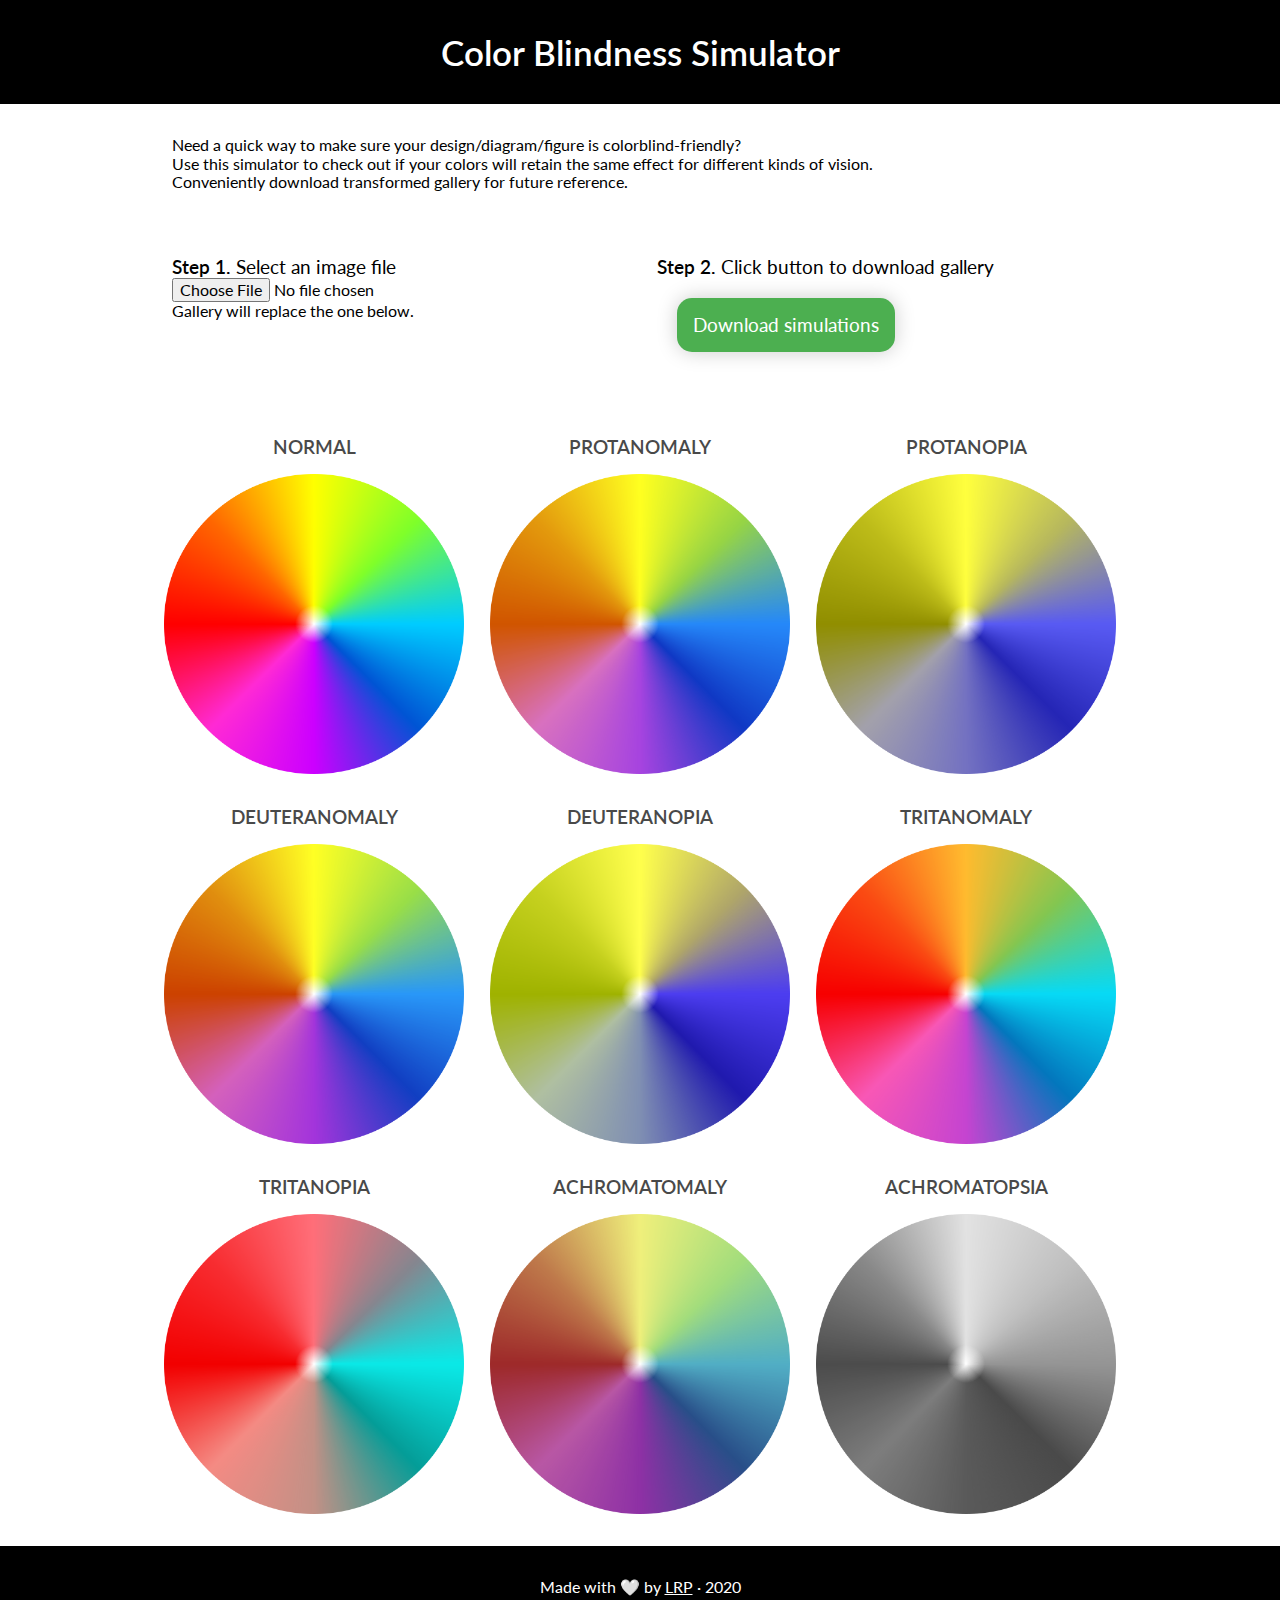
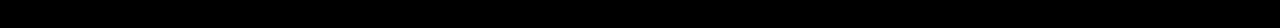
<file: index.html>
<!DOCTYPE html>
<html lang="en">

<head>
  <!-- Global site tag (gtag.js) - Google Analytics -->
  <script async src="https://www.googletagmanager.com/gtag/js?id=UA-54918754-3"></script>
  <script>
    window.dataLayer = window.dataLayer || [];

    function gtag() {
      dataLayer.push(arguments);
    }
    gtag('js', new Date());

    gtag('config', 'UA-54918754-3');
  </script>
  <meta charset="UTF-8">
  <meta name="viewport" content="width=device-width, initial-scale=1.0">
  <title>Color Blindness Simulator</title>
  <link rel="stylesheet" href="css/destyle.css">
  <link rel="stylesheet" href="css/style.css">
  <link href="https://fonts.googleapis.com/css?family=Lato&subset=latin,latin-ext" rel="stylesheet">
  <link rel="shortcut icon" href="img/logo.png" type="image/x-icon">
</head>

<body>
  <!-- Filter definitions -->
  <svg id="colorblind-filters" style="display:none;">
    <defs>
      <filter id="protanomaly">
        <feColorMatrix in="SourceGraphic"
          type="matrix" 
          values="0.817 0.183 0 0 0
                  0.333 0.667 0 0 0
                  0 0.125 0.875 0 0
                  0 0 0 1 0" />
      </filter>
      <filter id="protanopia">
        <feColorMatrix in="SourceGraphic"
          type="matrix"
          values="0.567 0.433 0 0 0
                  0.558 0.442 0 0 0
                  0 0.242 0.758 0 0 
                  0 0 0 1 0"  />
      </filter>
      <filter id="deuteranomaly">
        <feColorMatrix in="SourceGraphic"
          type="matrix"
          values="0.8 0.2 0 0 0
                  0.258 0.742 0 0 0
                  0 0.142 0.858 0 0
                  0 0 0 1 0"  />
      </filter>
      <filter id="deuteranopia">
        <feColorMatrix in="SourceGraphic"
          type="matrix"
          values="0.625 0.375 0 0 0
                  0.7 0.3 0 0 0 
                  0 0.3 0.7 0 0
                  0 0 0 1 0" />
      </filter>
      <filter id="tritanomaly">
        <feColorMatrix in="SourceGraphic"
          type="matrix"
          values="0.967 0.033 0 0 0
                  0 0.733 0.267 0 0
                  0 0.183 0.817 0 0
                  0 0 0 1 0"  />
      </filter>
      <filter id="tritanopia">
        <feColorMatrix in="SourceGraphic"
          type="matrix"
          values="0.95 0.05 0 0 0
                  0 0.433 0.567 0 0
                  0 0.475 0.525 0 0
                  0 0 0 1 0"  />
      </filter>
      <filter id="achromatomaly">
        <feColorMatrix in="SourceGraphic"
          type="matrix"
          values="0.618 0.320 0.062 0 0
                  0.163 0.775 0.062 0 0
                  0.163 0.320 0.516 0 0
                  0 0 0 1 0"  />
      </filter>
      <filter id="achromatopsia">
        <feColorMatrix in="SourceGraphic"
          type="matrix"
          values="0.299 0.587 0.114 0 0
                  0.299 0.587 0.114 0 0
                  0.299 0.587 0.114 0 0
                  0 0 0 1 0"  />
      </filter>
    </defs>
  </svg>
  <header>
    <h1>Color Blindness Simulator</h1>
  </header>
  <main>
    <section id="explanation">
      <p>Need a quick way to make sure your design/diagram/figure is colorblind-friendly?</p>
      <p>Use this simulator to check out if your colors will retain the same effect for different kinds of vision.</p>
      <p>Conveniently download transformed gallery for future reference.</p>
    </section>
    <div id="file-input">
      <h2><span class="emphasized">Step 1.</span> Select an image file</h2>
      <input type="file" id="img-picker" accept="image/*">
      <p>Gallery will replace the one below.</p>
    </div>
    <div id="download-button">
      <h2><span class="emphasized">Step 2.</span> Click button to download gallery</h2>
      <button onclick="downloadGallery()">Download simulations</button>
    </div>
    <a href="" id="blank" style="display: none"></a>
    <div id="gallery">
      <figure>
        <figcaption>Normal</figcaption>
        <img id="normalImg" src="./img/conical-gradient.png" alt="Uploaded normal image" style="width: 300px; height: auto;">
      </figure>
      <figure>
        <figcaption>protanomaly</figcaption><img src="./img/conical-gradient.png" class="img--protanomaly" style="width: 300px; height: auto;"></figure>
      <figure>
        <figcaption>protanopia</figcaption><img src="./img/conical-gradient.png" class="img--protanopia" style="width: 300px; height: auto;"></figure>
      <figure>
        <figcaption>deuteranomaly</figcaption><img src="./img/conical-gradient.png" class="img--deuteranomaly" style="width: 300px; height: auto;"></figure>
      <figure>
        <figcaption>deuteranopia</figcaption><img src="./img/conical-gradient.png" class="img--deuteranopia" style="width: 300px; height: auto;"></figure>
      <figure>
        <figcaption>tritanomaly</figcaption><img src="./img/conical-gradient.png" class="img--tritanomaly" style="width: 300px; height: auto;"></figure>
      <figure>
        <figcaption>tritanopia</figcaption><img src="./img/conical-gradient.png" class="img--tritanopia" style="width: 300px; height: auto;"></figure>
      <figure>
        <figcaption>achromatomaly</figcaption><img src="./img/conical-gradient.png" class="img--achromatomaly" style="width: 300px; height: auto;"></figure>
      <figure>
        <figcaption>achromatopsia</figcaption><img src="./img/conical-gradient.png" class="img--achromatopsia" style="width: 300px; height: auto;"></figure>
    </div>
  </main>
  <footer>
    <p>Made with 🤍 by <a href="https://laura.rochaprado.com" target="_blank" rel="noopener noreferrer">LRP</a> &middot 2020</p>
    <!-- <a class="bmc-button" target="_blank" href="https://www.buymeacoffee.com/arbolitoloco"><img src="https://cdn.buymeacoffee.com/buttons/bmc-new-btn-logo.svg" alt="Buy me a coffee"><span style="margin:5px;font-size:19px !important;">Buy me a coffee</span></a> -->
  </footer>

</body>
<script src="js/html2canvas.min.js"></script>
<script src="js/filters.js"></script>

</html>
</file>
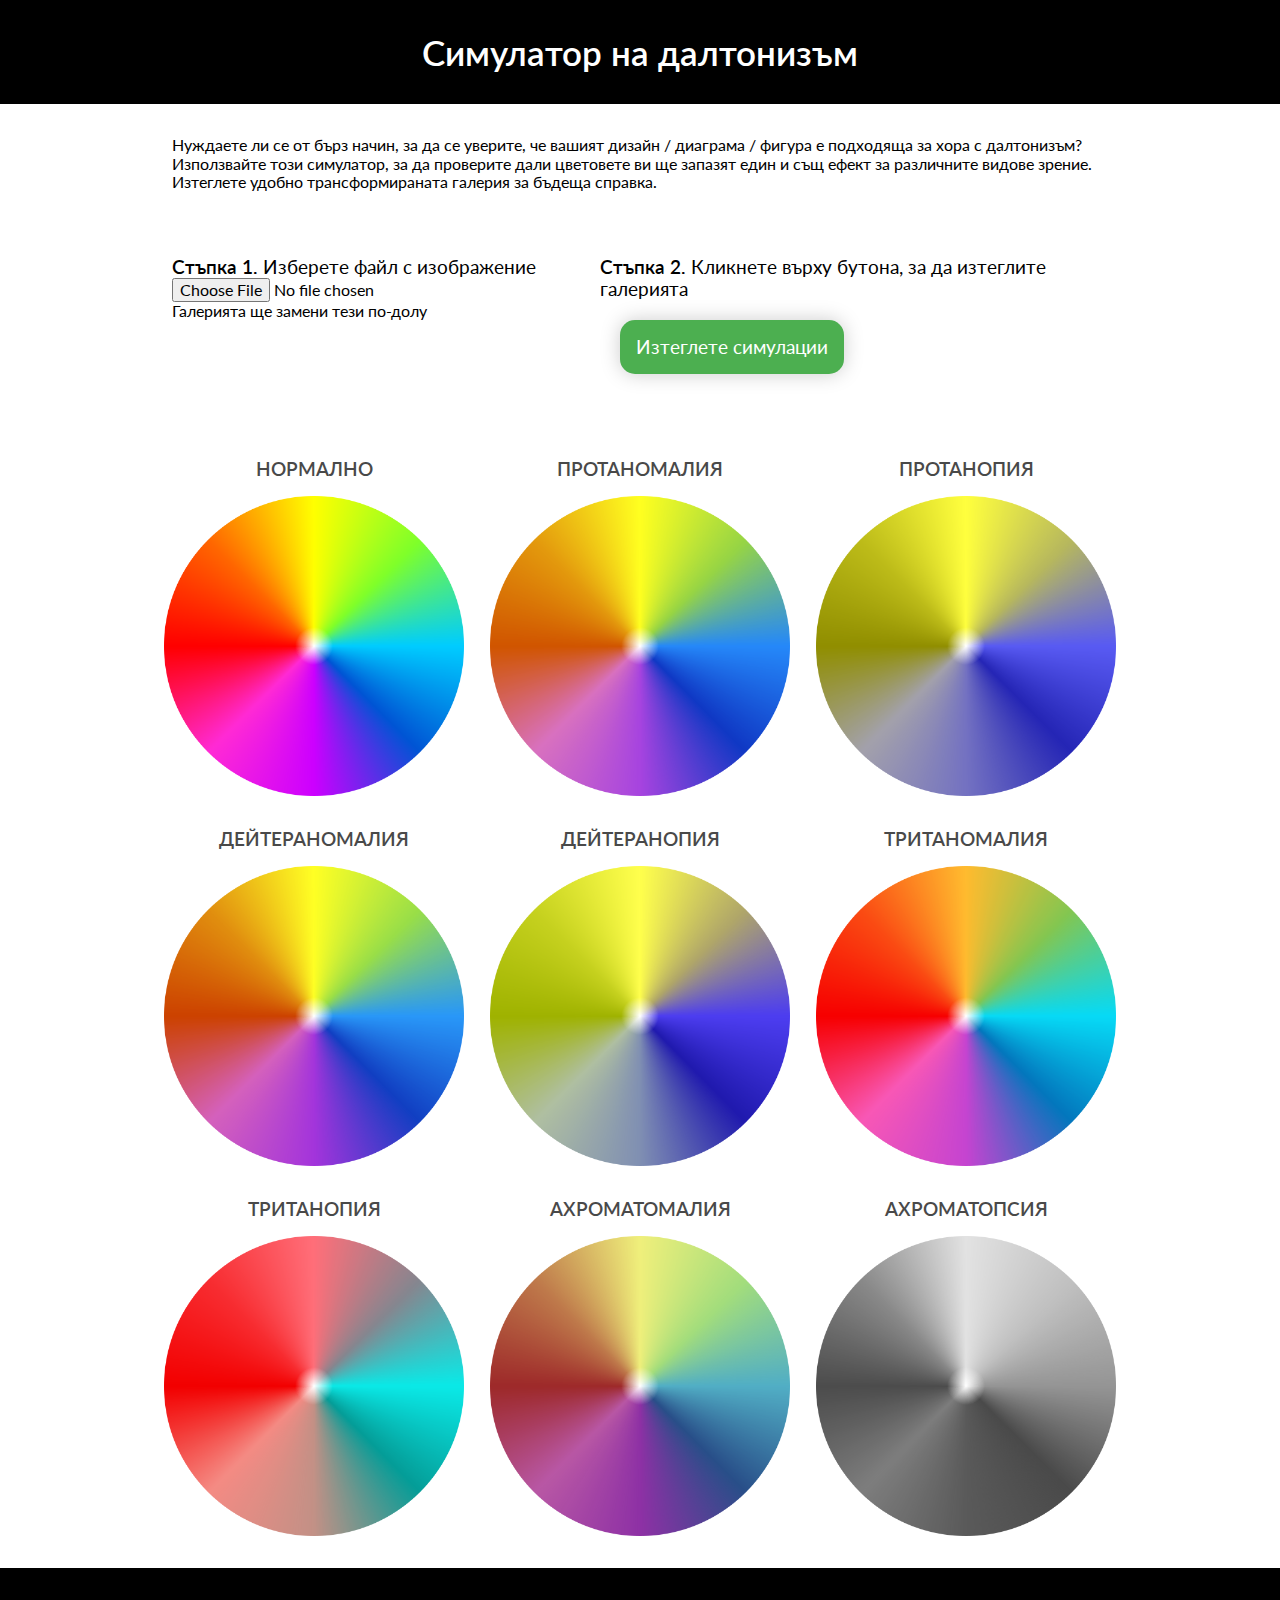
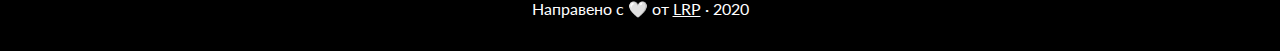
<file: index-BG.html>
<!DOCTYPE html>
<html lang="bg">

<head>
  <!-- Global site tag (gtag.js) - Google Analytics -->
  <script async src="https://www.googletagmanager.com/gtag/js?id=UA-54918754-3"></script>
  <script>
    window.dataLayer = window.dataLayer || [];

    function gtag() {
      dataLayer.push(arguments);
    }
    gtag('js', new Date());

    gtag('config', 'UA-54918754-3');
  </script>
  <meta charset="UTF-8">
  <meta name="viewport" content="width=device-width, initial-scale=1.0">
  <title>Color Blindness Simulator</title>
  <link rel="stylesheet" href="css/destyle.css">
  <link rel="stylesheet" href="css/style.css">
  <link href="https://fonts.googleapis.com/css?family=Lato&subset=latin,latin-ext" rel="stylesheet">
</head>

<body>
  <!-- Filter definitions -->
  <svg id="colorblind-filters" style="display:none;">
    <defs>
      <filter id="protanomaly">
        <feColorMatrix in="SourceGraphic"
          type="matrix" 
          values="0.817 0.183 0 0 0
                  0.333 0.667 0 0 0
                  0 0.125 0.875 0 0
                  0 0 0 1 0" />
      </filter>
      <filter id="protanopia">
        <feColorMatrix in="SourceGraphic"
          type="matrix"
          values="0.567 0.433 0 0 0
                  0.558 0.442 0 0 0
                  0 0.242 0.758 0 0 
                  0 0 0 1 0"  />
      </filter>
      <filter id="deuteranomaly">
        <feColorMatrix in="SourceGraphic"
          type="matrix"
          values="0.8 0.2 0 0 0
                  0.258 0.742 0 0 0
                  0 0.142 0.858 0 0
                  0 0 0 1 0"  />
      </filter>
      <filter id="deuteranopia">
        <feColorMatrix in="SourceGraphic"
          type="matrix"
          values="0.625 0.375 0 0 0
                  0.7 0.3 0 0 0 
                  0 0.3 0.7 0 0
                  0 0 0 1 0" />
      </filter>
      <filter id="tritanomaly">
        <feColorMatrix in="SourceGraphic"
          type="matrix"
          values="0.967 0.033 0 0 0
                  0 0.733 0.267 0 0
                  0 0.183 0.817 0 0
                  0 0 0 1 0"  />
      </filter>
      <filter id="tritanopia">
        <feColorMatrix in="SourceGraphic"
          type="matrix"
          values="0.95 0.05 0 0 0
                  0 0.433 0.567 0 0
                  0 0.475 0.525 0 0
                  0 0 0 1 0"  />
      </filter>
      <filter id="achromatomaly">
        <feColorMatrix in="SourceGraphic"
          type="matrix"
          values="0.618 0.320 0.062 0 0
                  0.163 0.775 0.062 0 0
                  0.163 0.320 0.516 0 0
                  0 0 0 1 0"  />
      </filter>
      <filter id="achromatopsia">
        <feColorMatrix in="SourceGraphic"
          type="matrix"
          values="0.299 0.587 0.114 0 0
                  0.299 0.587 0.114 0 0
                  0.299 0.587 0.114 0 0
                  0 0 0 1 0"  />
      </filter>
    </defs>
  </svg>
  <header>
    <h1>Симулатор на далтонизъм</h1>
  </header>
  <main>
    <section id="explanation">
      <p>Нуждаете ли се от бърз начин, за да се уверите, че вашият дизайн / диаграма / фигура е подходяща за хора с далтонизъм?</p>
      <p>Използвайте този симулатор, за да проверите дали цветовете ви ще запазят един и същ ефект за различните видове зрение.</p>
      <p>Изтеглете удобно трансформираната галерия за бъдеща справка.</p>
    </section>
    <div id="file-input">
      <h2><span class="emphasized">Стъпка 1.</span> Изберете файл с изображение</h2>
      <input type="file" id="img-picker" accept="image/*">
      <p>Галерията ще замени тези по-долу</p>
    </div>
    <div id="download-button">
      <h2><span class="emphasized">Стъпка 2.</span> Кликнете върху бутона, за да изтеглите галерията</h2>
      <button onclick="downloadGallery()">Изтеглете симулации</button>
    </div>
    <a href="" id="blank" style="display: none"></a>
    <div id="gallery">
      <figure>
        <figcaption>Нормално</figcaption>
        <img id="normalImg" src="./img/conical-gradient.png" alt="Uploaded normal image" style="width: 300px; height: auto;">
      </figure>
      <figure>
        <figcaption>протаномалия</figcaption><img src="./img/conical-gradient.png" class="img--protanomaly" style="width: 300px; height: auto;"></figure>
      <figure>
        <figcaption>протанопия</figcaption><img src="./img/conical-gradient.png" class="img--protanopia" style="width: 300px; height: auto;"></figure>
      <figure>
        <figcaption>дейтераномалия</figcaption><img src="./img/conical-gradient.png" class="img--deuteranomaly" style="width: 300px; height: auto;"></figure>
      <figure>
        <figcaption>дейтеранопия</figcaption><img src="./img/conical-gradient.png" class="img--deuteranopia" style="width: 300px; height: auto;"></figure>
      <figure>
        <figcaption>тританомалия</figcaption><img src="./img/conical-gradient.png" class="img--tritanomaly" style="width: 300px; height: auto;"></figure>
      <figure>
        <figcaption>тританопия</figcaption><img src="./img/conical-gradient.png" class="img--tritanopia" style="width: 300px; height: auto;"></figure>
      <figure>
        <figcaption>ахроматомалия</figcaption><img src="./img/conical-gradient.png" class="img--achromatomaly" style="width: 300px; height: auto;"></figure>
      <figure>
        <figcaption>ахроматопсия</figcaption><img src="./img/conical-gradient.png" class="img--achromatopsia" style="width: 300px; height: auto;"></figure>
    </div>
  </main>
  <footer>
    <p>Направено с 🤍 от <a href="https://laura.rochaprado.com" target="_blank" rel="noopener noreferrer">LRP</a> &middot 2020</p>
    <!-- <a class="bmc-button" target="_blank" href="https://www.buymeacoffee.com/arbolitoloco"><img src="https://cdn.buymeacoffee.com/buttons/bmc-new-btn-logo.svg" alt="Buy me a coffee"><span style="margin:5px;font-size:19px !important;">Buy me a coffee</span></a> -->
  </footer>

</body>
<script src="js/html2canvas.min.js"></script>
<script src="js/filters.js"></script>

</html>
</file>
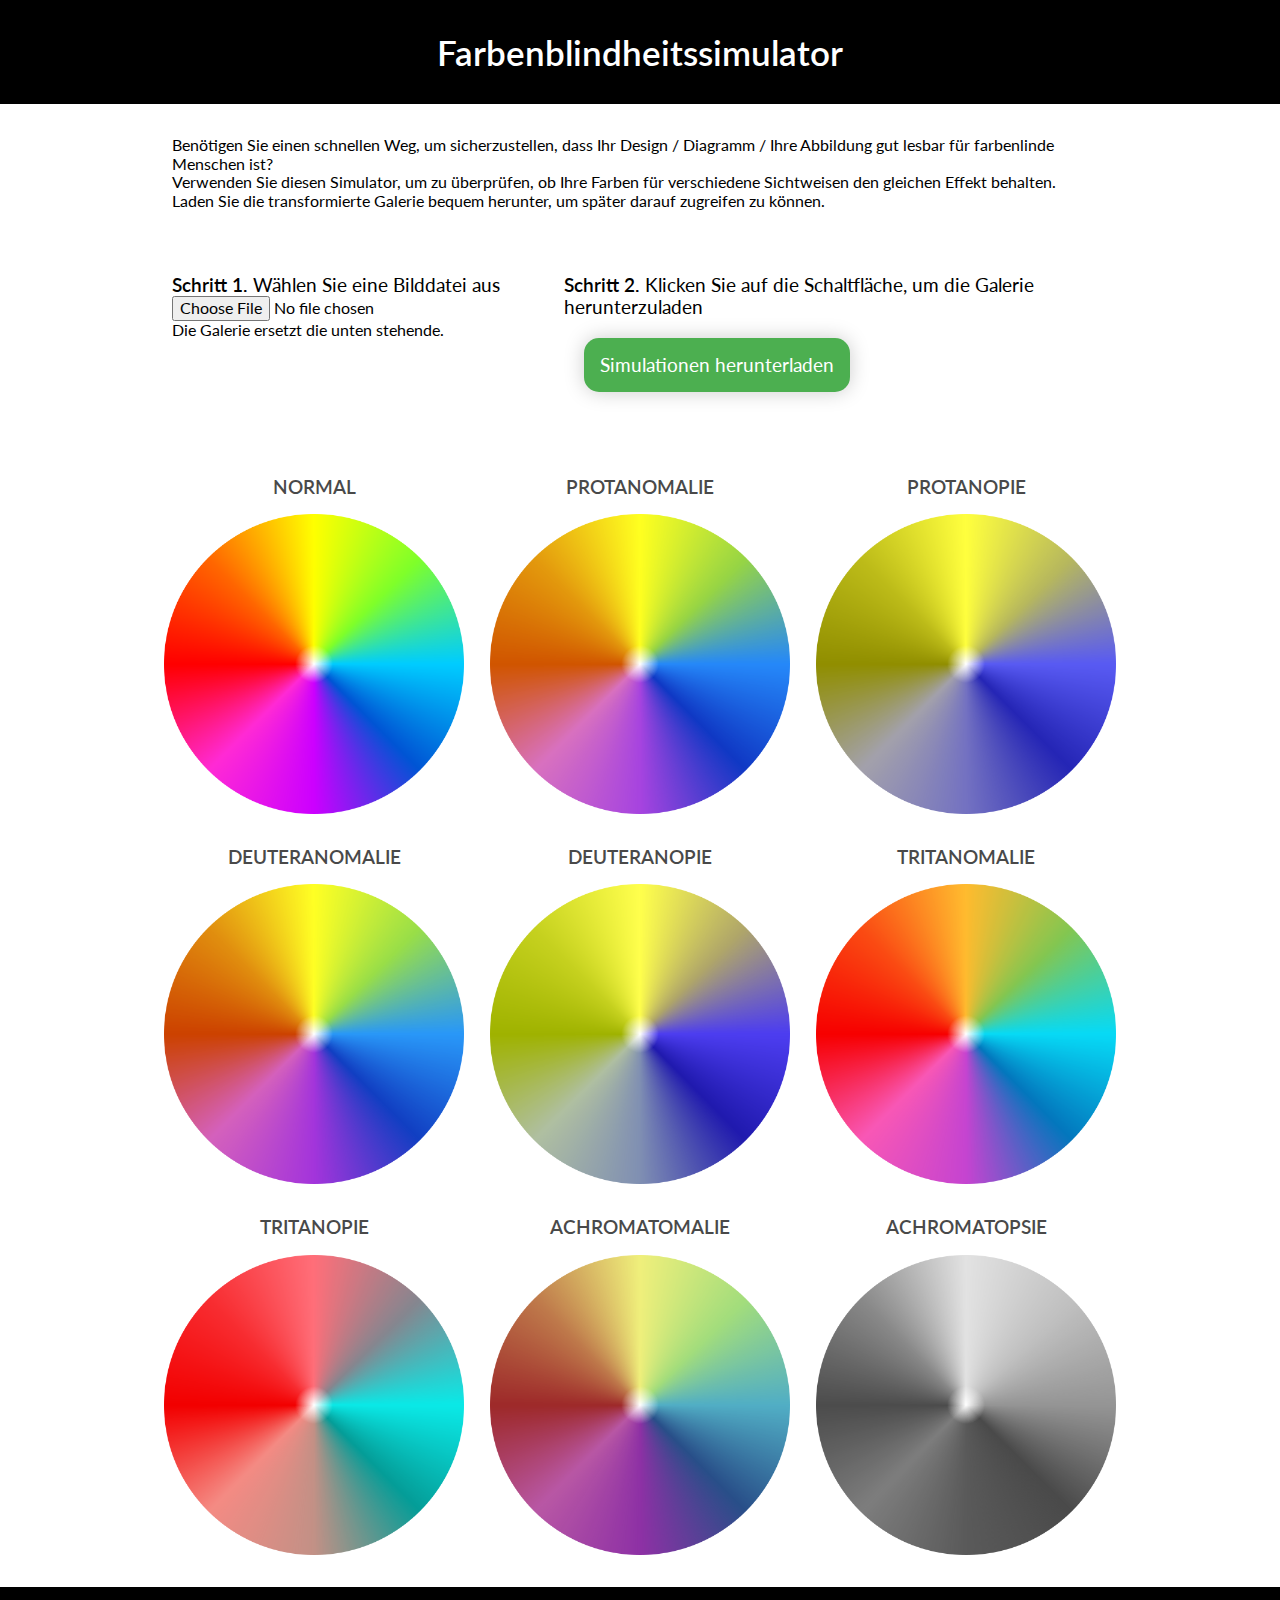
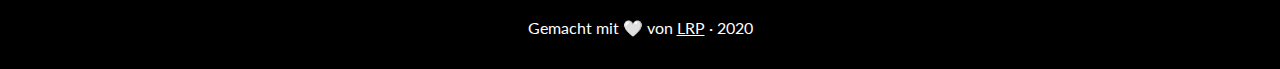
<file: index-DE.html>
<!DOCTYPE html>
<html lang="de">

<head>
  <!-- Global site tag (gtag.js) - Google Analytics -->
  <script async src="https://www.googletagmanager.com/gtag/js?id=UA-54918754-3"></script>
  <script>
    window.dataLayer = window.dataLayer || [];

    function gtag() {
      dataLayer.push(arguments);
    }
    gtag('js', new Date());

    gtag('config', 'UA-54918754-3');
  </script>
  <meta charset="UTF-8">
  <meta name="viewport" content="width=device-width, initial-scale=1.0">
  <title>Farbenblindheitssimulator</title>
  <link rel="stylesheet" href="css/destyle.css">
  <link rel="stylesheet" href="css/style.css">
  <link href="https://fonts.googleapis.com/css?family=Lato&subset=latin,latin-ext" rel="stylesheet">
</head>

<body>
  <!-- Filter definitions -->
  <svg id="colorblind-filters" style="display:none;">
    <defs>
      <filter id="protanomaly">
        <feColorMatrix in="SourceGraphic"
          type="matrix" 
          values="0.817 0.183 0 0 0
                  0.333 0.667 0 0 0
                  0 0.125 0.875 0 0
                  0 0 0 1 0" />
      </filter>
      <filter id="protanopia">
        <feColorMatrix in="SourceGraphic"
          type="matrix"
          values="0.567 0.433 0 0 0
                  0.558 0.442 0 0 0
                  0 0.242 0.758 0 0 
                  0 0 0 1 0"  />
      </filter>
      <filter id="deuteranomaly">
        <feColorMatrix in="SourceGraphic"
          type="matrix"
          values="0.8 0.2 0 0 0
                  0.258 0.742 0 0 0
                  0 0.142 0.858 0 0
                  0 0 0 1 0"  />
      </filter>
      <filter id="deuteranopia">
        <feColorMatrix in="SourceGraphic"
          type="matrix"
          values="0.625 0.375 0 0 0
                  0.7 0.3 0 0 0 
                  0 0.3 0.7 0 0
                  0 0 0 1 0" />
      </filter>
      <filter id="tritanomaly">
        <feColorMatrix in="SourceGraphic"
          type="matrix"
          values="0.967 0.033 0 0 0
                  0 0.733 0.267 0 0
                  0 0.183 0.817 0 0
                  0 0 0 1 0"  />
      </filter>
      <filter id="tritanopia">
        <feColorMatrix in="SourceGraphic"
          type="matrix"
          values="0.95 0.05 0 0 0
                  0 0.433 0.567 0 0
                  0 0.475 0.525 0 0
                  0 0 0 1 0"  />
      </filter>
      <filter id="achromatomaly">
        <feColorMatrix in="SourceGraphic"
          type="matrix"
          values="0.618 0.320 0.062 0 0
                  0.163 0.775 0.062 0 0
                  0.163 0.320 0.516 0 0
                  0 0 0 1 0"  />
      </filter>
      <filter id="achromatopsia">
        <feColorMatrix in="SourceGraphic"
          type="matrix"
          values="0.299 0.587 0.114 0 0
                  0.299 0.587 0.114 0 0
                  0.299 0.587 0.114 0 0
                  0 0 0 1 0"  />
      </filter>
    </defs>
  </svg>
  <header>
    <h1>Farbenblindheitssimulator</h1>
  </header>
  <main>
    <section id="explanation">
      <p>Benötigen Sie einen schnellen Weg, um sicherzustellen, dass Ihr Design / Diagramm / Ihre Abbildung gut lesbar für farbenlinde Menschen ist?</p>
      <p>Verwenden Sie diesen Simulator, um zu überprüfen, ob Ihre Farben für verschiedene Sichtweisen den gleichen Effekt behalten.</p>
      <p>Laden Sie die transformierte Galerie bequem herunter, um später darauf zugreifen zu können.</p>
    </section>
    <div id="file-input">
      <h2><span class="emphasized">Schritt 1.</span> Wählen Sie eine Bilddatei aus</h2>
      <input type="file" id="img-picker" accept="image/*">
      <p>Die Galerie ersetzt die unten stehende.</p>
    </div>
    <div id="download-button">
      <h2><span class="emphasized">Schritt 2.</span> Klicken Sie auf die Schaltfläche, um die Galerie herunterzuladen</h2>
      <button onclick="downloadGallery()">Simulationen herunterladen</button>
    </div>
    <a href="" id="blank" style="display: none"></a>
    <div id="gallery">
      <figure>
        <figcaption>Normal</figcaption>
        <img id="normalImg" src="./img/conical-gradient.png" alt="Uploaded normal image" style="width: 300px; height: auto;">
      </figure>
      <figure>
        <figcaption>Protanomalie</figcaption><img src="./img/conical-gradient.png" class="img--protanomaly" style="width: 300px; height: auto;"></figure>
      <figure>
        <figcaption>Protanopie</figcaption><img src="./img/conical-gradient.png" class="img--protanopia" style="width: 300px; height: auto;"></figure>
      <figure>
        <figcaption>Deuteranomalie</figcaption><img src="./img/conical-gradient.png" class="img--deuteranomaly" style="width: 300px; height: auto;"></figure>
      <figure>
        <figcaption>Deuteranopie</figcaption><img src="./img/conical-gradient.png" class="img--deuteranopia" style="width: 300px; height: auto;"></figure>
      <figure>
        <figcaption>Tritanomalie</figcaption><img src="./img/conical-gradient.png" class="img--tritanomaly" style="width: 300px; height: auto;"></figure>
      <figure>
        <figcaption>Tritanopie</figcaption><img src="./img/conical-gradient.png" class="img--tritanopia" style="width: 300px; height: auto;"></figure>
      <figure>
        <figcaption>Achromatomalie</figcaption><img src="./img/conical-gradient.png" class="img--achromatomaly" style="width: 300px; height: auto;"></figure>
      <figure>
        <figcaption>Achromatopsie</figcaption><img src="./img/conical-gradient.png" class="img--achromatopsia" style="width: 300px; height: auto;"></figure>
    </div>
  </main>
  <footer>
    <p>Gemacht mit 🤍 von <a href="https://laura.rochaprado.com" target="_blank" rel="noopener noreferrer">LRP</a> &middot 2020</p>
    <!-- <a class="bmc-button" target="_blank" href="https://www.buymeacoffee.com/arbolitoloco"><img src="https://cdn.buymeacoffee.com/buttons/bmc-new-btn-logo.svg" alt="Buy me a coffee"><span style="margin:5px;font-size:19px !important;">Buy me a coffee</span></a> -->
  </footer>

</body>
<script src="js/html2canvas.min.js"></script>
<script src="js/filters.js"></script>

</html>
</file>
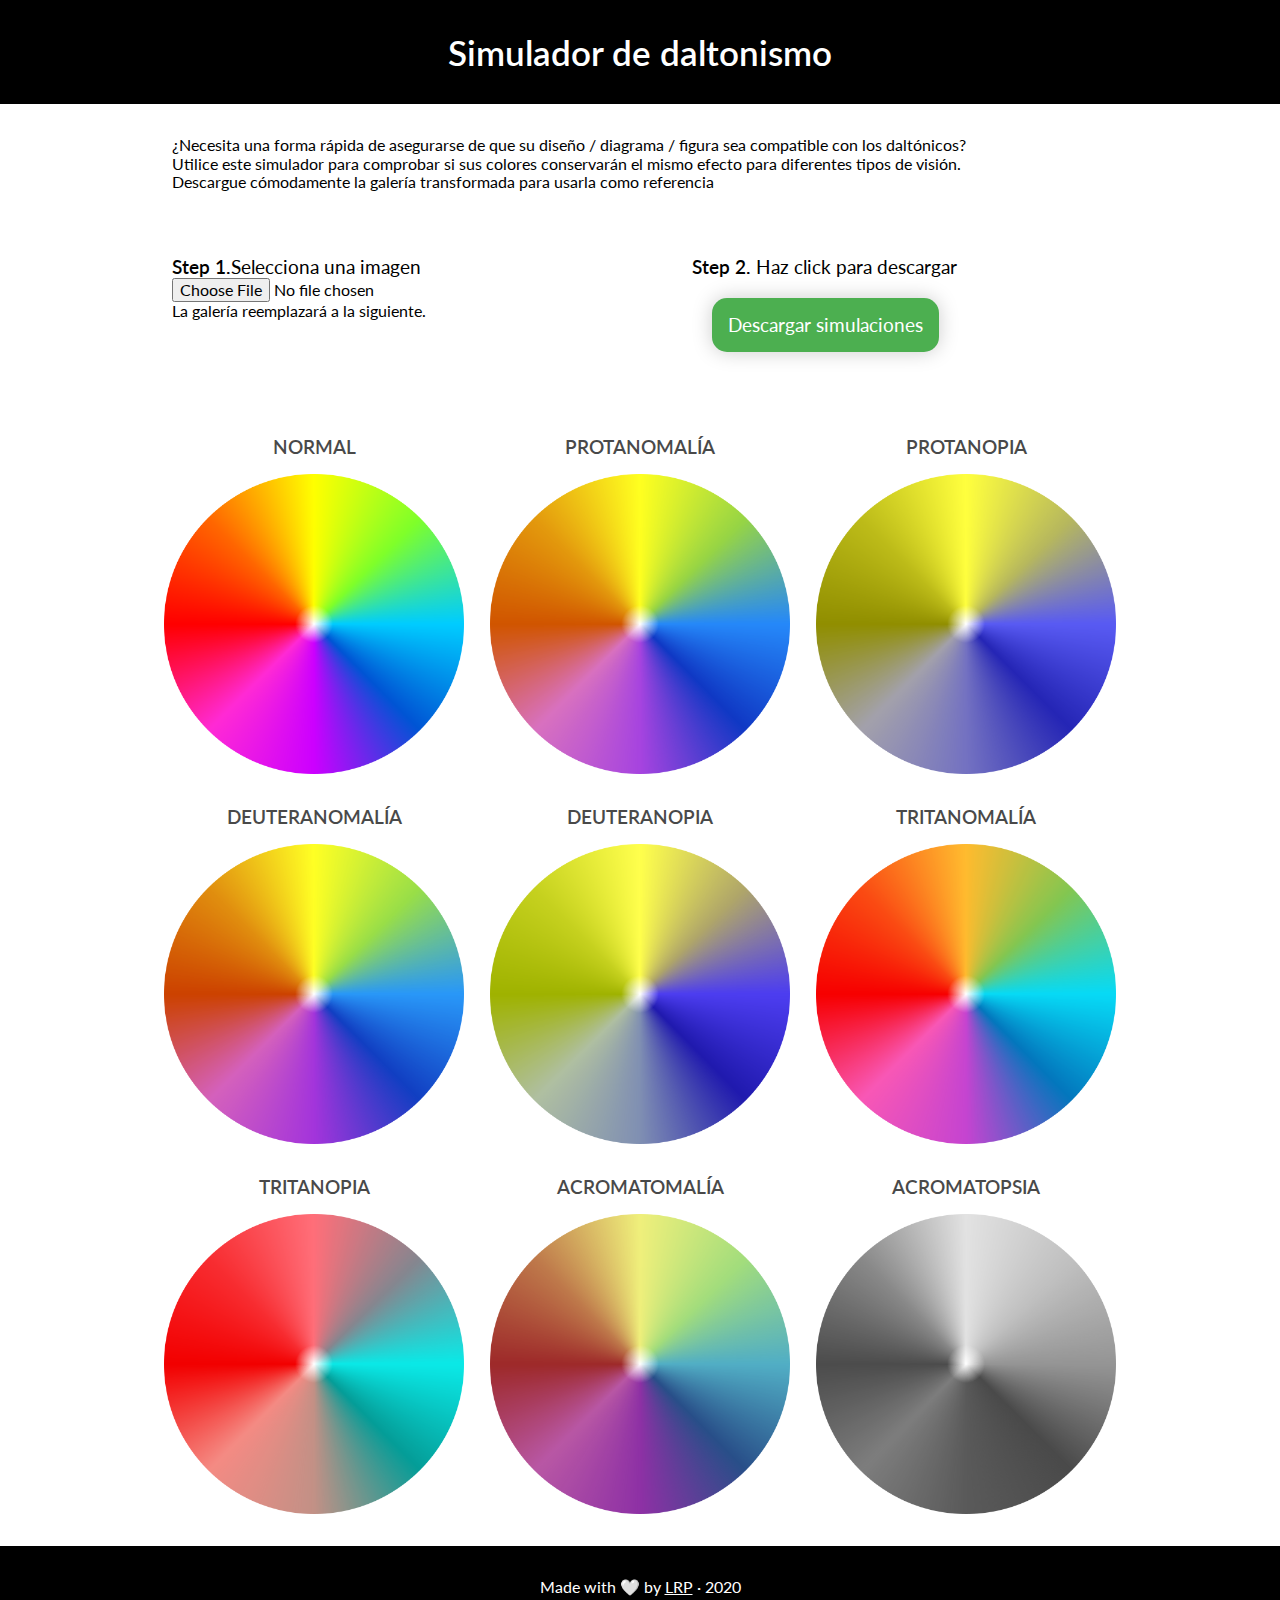
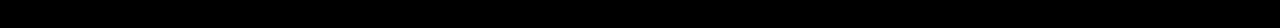
<file: index-ES.html>
<!DOCTYPE html>
<html lang="es">

<head>
  <!-- Global site tag (gtag.js) - Google Analytics -->
  <script async src="https://www.googletagmanager.com/gtag/js?id=UA-54918754-3"></script>
  <script>
    window.dataLayer = window.dataLayer || [];

    function gtag() {
      dataLayer.push(arguments);
    }
    gtag('js', new Date());

    gtag('config', 'UA-54918754-3');
  </script>
  <meta charset="UTF-8">
  <meta name="viewport" content="width=device-width, initial-scale=1.0">
  <title>Color Blindness Simulator</title>
  <link rel="stylesheet" href="css/destyle.css">
  <link rel="stylesheet" href="css/style.css">
  <link href="https://fonts.googleapis.com/css?family=Lato&subset=latin,latin-ext" rel="stylesheet">
</head>

<body>
  <!-- Filter definitions -->
  <svg id="colorblind-filters" style="display:none;">
    <defs>
      <filter id="protanomaly">
        <feColorMatrix in="SourceGraphic"
          type="matrix" 
          values="0.817 0.183 0 0 0
                  0.333 0.667 0 0 0
                  0 0.125 0.875 0 0
                  0 0 0 1 0" />
      </filter>
      <filter id="protanopia">
        <feColorMatrix in="SourceGraphic"
          type="matrix"
          values="0.567 0.433 0 0 0
                  0.558 0.442 0 0 0
                  0 0.242 0.758 0 0 
                  0 0 0 1 0"  />
      </filter>
      <filter id="deuteranomaly">
        <feColorMatrix in="SourceGraphic"
          type="matrix"
          values="0.8 0.2 0 0 0
                  0.258 0.742 0 0 0
                  0 0.142 0.858 0 0
                  0 0 0 1 0"  />
      </filter>
      <filter id="deuteranopia">
        <feColorMatrix in="SourceGraphic"
          type="matrix"
          values="0.625 0.375 0 0 0
                  0.7 0.3 0 0 0 
                  0 0.3 0.7 0 0
                  0 0 0 1 0" />
      </filter>
      <filter id="tritanomaly">
        <feColorMatrix in="SourceGraphic"
          type="matrix"
          values="0.967 0.033 0 0 0
                  0 0.733 0.267 0 0
                  0 0.183 0.817 0 0
                  0 0 0 1 0"  />
      </filter>
      <filter id="tritanopia">
        <feColorMatrix in="SourceGraphic"
          type="matrix"
          values="0.95 0.05 0 0 0
                  0 0.433 0.567 0 0
                  0 0.475 0.525 0 0
                  0 0 0 1 0"  />
      </filter>
      <filter id="achromatomaly">
        <feColorMatrix in="SourceGraphic"
          type="matrix"
          values="0.618 0.320 0.062 0 0
                  0.163 0.775 0.062 0 0
                  0.163 0.320 0.516 0 0
                  0 0 0 1 0"  />
      </filter>
      <filter id="achromatopsia">
        <feColorMatrix in="SourceGraphic"
          type="matrix"
          values="0.299 0.587 0.114 0 0
                  0.299 0.587 0.114 0 0
                  0.299 0.587 0.114 0 0
                  0 0 0 1 0"  />
      </filter>
    </defs>
  </svg>
  <header>
    <h1>Simulador de daltonismo</h1>
  </header>
  <main>
    <section id="explanation">
      <p>¿Necesita una forma rápida de asegurarse de que su diseño / diagrama / figura sea compatible con los daltónicos?</p>
      <p>Utilice este simulador para comprobar si sus colores conservarán el mismo efecto para diferentes tipos de visión.</p>
      <p>Descargue cómodamente la galería transformada para usarla como referencia</p>
    </section>
    <div id="file-input">
      <h2><span class="emphasized">Step 1.</span>Selecciona una imagen</h2>
      <input type="file" id="img-picker" accept="image/*">
      <p>La galería reemplazará a la siguiente.</p>
    </div>
    <div id="download-button">
      <h2><span class="emphasized">Step 2.</span> Haz click para descargar</h2>
      <button onclick="downloadGallery()">Descargar simulaciones</button>
    </div>
    <a href="" id="blank" style="display: none"></a>
    <div id="gallery">
      <figure>
        <figcaption>Normal</figcaption>
        <img id="normalImg" src="./img/conical-gradient.png" alt="Uploaded normal image" style="width: 300px; height: auto;">
      </figure>
      <figure>
        <figcaption>protanomalía</figcaption><img src="./img/conical-gradient.png" class="img--protanomaly" style="width: 300px; height: auto;"></figure>
      <figure>
        <figcaption>protanopia</figcaption><img src="./img/conical-gradient.png" class="img--protanopia" style="width: 300px; height: auto;"></figure>
      <figure>
        <figcaption>deuteranomalía</figcaption><img src="./img/conical-gradient.png" class="img--deuteranomaly" style="width: 300px; height: auto;"></figure>
      <figure>
        <figcaption>deuteranopia</figcaption><img src="./img/conical-gradient.png" class="img--deuteranopia" style="width: 300px; height: auto;"></figure>
      <figure>
        <figcaption>tritanomalía</figcaption><img src="./img/conical-gradient.png" class="img--tritanomaly" style="width: 300px; height: auto;"></figure>
      <figure>
        <figcaption>tritanopia</figcaption><img src="./img/conical-gradient.png" class="img--tritanopia" style="width: 300px; height: auto;"></figure>
      <figure>
        <figcaption>acromatomalía</figcaption><img src="./img/conical-gradient.png" class="img--achromatomaly" style="width: 300px; height: auto;"></figure>
      <figure>
        <figcaption>acromatopsia</figcaption><img src="./img/conical-gradient.png" class="img--achromatopsia" style="width: 300px; height: auto;"></figure>
    </div>
  </main>
  <footer>
    <p>Made with 🤍 by <a href="https://laura.rochaprado.com" target="_blank" rel="noopener noreferrer">LRP</a> &middot 2020</p>
    <!-- <a class="bmc-button" target="_blank" href="https://www.buymeacoffee.com/arbolitoloco"><img src="https://cdn.buymeacoffee.com/buttons/bmc-new-btn-logo.svg" alt="Buy me a coffee"><span style="margin:5px;font-size:19px !important;">Buy me a coffee</span></a> -->
  </footer>

</body>
<script src="js/html2canvas.min.js"></script>
<script src="js/filters.js"></script>

</html>
</file>
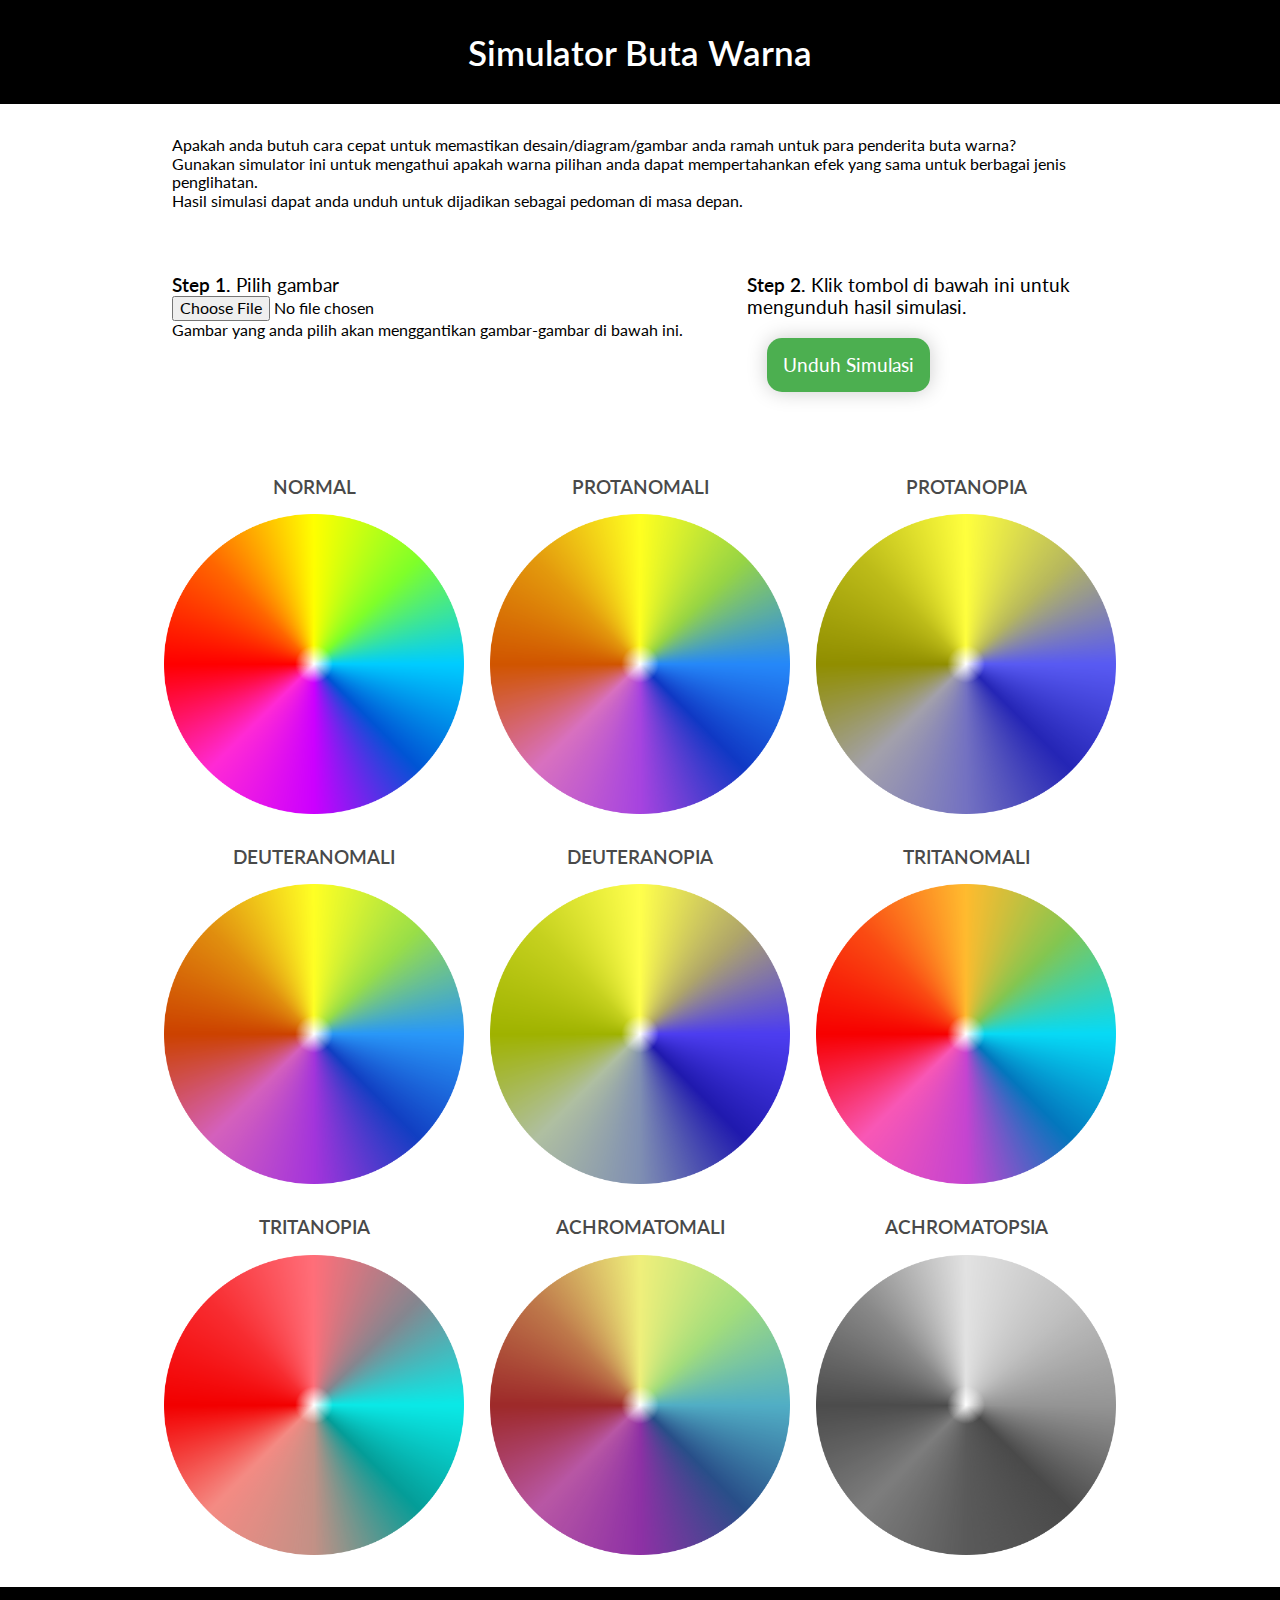
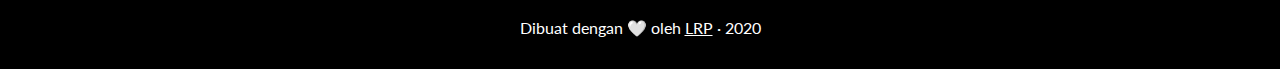
<file: index-ID.html>
<!DOCTYPE html>
<html lang="en">

<head>
  <!-- Global site tag (gtag.js) - Google Analytics -->
  <script async src="https://www.googletagmanager.com/gtag/js?id=UA-54918754-3"></script>
  <script>
    window.dataLayer = window.dataLayer || [];

    function gtag() {
      dataLayer.push(arguments);
    }
    gtag('js', new Date());

    gtag('config', 'UA-54918754-3');
  </script>
  <meta charset="UTF-8">
  <meta name="viewport" content="width=device-width, initial-scale=1.0">
  <title>Simulator Buta Warna</title>
  <link rel="stylesheet" href="css/destyle.css">
  <link rel="stylesheet" href="css/style.css">
  <link href="https://fonts.googleapis.com/css?family=Lato&subset=latin,latin-ext" rel="stylesheet">
</head>

<body>
  <!-- Filter definitions -->
  <svg id="colorblind-filters" style="display:none;">
    <defs>
      <filter id="protanomaly">
        <feColorMatrix in="SourceGraphic"
          type="matrix" 
          values="0.817 0.183 0 0 0
                  0.333 0.667 0 0 0
                  0 0.125 0.875 0 0
                  0 0 0 1 0" />
      </filter>
      <filter id="protanopia">
        <feColorMatrix in="SourceGraphic"
          type="matrix"
          values="0.567 0.433 0 0 0
                  0.558 0.442 0 0 0
                  0 0.242 0.758 0 0 
                  0 0 0 1 0"  />
      </filter>
      <filter id="deuteranomaly">
        <feColorMatrix in="SourceGraphic"
          type="matrix"
          values="0.8 0.2 0 0 0
                  0.258 0.742 0 0 0
                  0 0.142 0.858 0 0
                  0 0 0 1 0"  />
      </filter>
      <filter id="deuteranopia">
        <feColorMatrix in="SourceGraphic"
          type="matrix"
          values="0.625 0.375 0 0 0
                  0.7 0.3 0 0 0 
                  0 0.3 0.7 0 0
                  0 0 0 1 0" />
      </filter>
      <filter id="tritanomaly">
        <feColorMatrix in="SourceGraphic"
          type="matrix"
          values="0.967 0.033 0 0 0
                  0 0.733 0.267 0 0
                  0 0.183 0.817 0 0
                  0 0 0 1 0"  />
      </filter>
      <filter id="tritanopia">
        <feColorMatrix in="SourceGraphic"
          type="matrix"
          values="0.95 0.05 0 0 0
                  0 0.433 0.567 0 0
                  0 0.475 0.525 0 0
                  0 0 0 1 0"  />
      </filter>
      <filter id="achromatomaly">
        <feColorMatrix in="SourceGraphic"
          type="matrix"
          values="0.618 0.320 0.062 0 0
                  0.163 0.775 0.062 0 0
                  0.163 0.320 0.516 0 0
                  0 0 0 1 0"  />
      </filter>
      <filter id="achromatopsia">
        <feColorMatrix in="SourceGraphic"
          type="matrix"
          values="0.299 0.587 0.114 0 0
                  0.299 0.587 0.114 0 0
                  0.299 0.587 0.114 0 0
                  0 0 0 1 0"  />
      </filter>
    </defs>
  </svg>
  <header>
    <h1>Simulator Buta Warna</h1>
  </header>
  <main>
    <section id="explanation">
      <p>Apakah anda butuh cara cepat untuk memastikan desain/diagram/gambar anda ramah untuk para penderita buta warna?</p>
      <p>Gunakan simulator ini untuk mengathui apakah warna pilihan anda dapat mempertahankan efek yang sama untuk berbagai jenis penglihatan.</p>
      <p>Hasil simulasi dapat anda unduh untuk dijadikan sebagai pedoman di masa depan.</p>
    </section>
    <div id="file-input">
      <h2><span class="emphasized">Step 1.</span> Pilih gambar</h2>
      <input type="file" id="img-picker" accept="image/*">
      <p>Gambar yang anda pilih akan menggantikan gambar-gambar di bawah ini.</p>
    </div>
    <div id="download-button">
      <h2><span class="emphasized">Step 2.</span> Klik tombol di bawah ini untuk mengunduh hasil simulasi.</h2>
      <button onclick="downloadGallery()">Unduh Simulasi</button>
    </div>
    <a href="" id="blank" style="display: none"></a>
    <div id="gallery">
      <figure>
        <figcaption>Normal</figcaption>
        <img id="normalImg" src="./img/conical-gradient.png" alt="Uploaded normal image" style="width: 300px; height: auto;">
      </figure>
      <figure>
        <figcaption>protanomali</figcaption><img src="./img/conical-gradient.png" class="img--protanomaly" style="width: 300px; height: auto;"></figure>
      <figure>
        <figcaption>protanopia</figcaption><img src="./img/conical-gradient.png" class="img--protanopia" style="width: 300px; height: auto;"></figure>
      <figure>
        <figcaption>deuteranomali</figcaption><img src="./img/conical-gradient.png" class="img--deuteranomaly" style="width: 300px; height: auto;"></figure>
      <figure>
        <figcaption>deuteranopia</figcaption><img src="./img/conical-gradient.png" class="img--deuteranopia" style="width: 300px; height: auto;"></figure>
      <figure>
        <figcaption>tritanomali</figcaption><img src="./img/conical-gradient.png" class="img--tritanomaly" style="width: 300px; height: auto;"></figure>
      <figure>
        <figcaption>tritanopia</figcaption><img src="./img/conical-gradient.png" class="img--tritanopia" style="width: 300px; height: auto;"></figure>
      <figure>
        <figcaption>achromatomali</figcaption><img src="./img/conical-gradient.png" class="img--achromatomaly" style="width: 300px; height: auto;"></figure>
      <figure>
        <figcaption>achromatopsia</figcaption><img src="./img/conical-gradient.png" class="img--achromatopsia" style="width: 300px; height: auto;"></figure>
    </div>
  </main>
  <footer>
    <p>Dibuat dengan 🤍 oleh <a href="https://laura.rochaprado.com" target="_blank" rel="noopener noreferrer">LRP</a> &middot 2020</p>
    <!-- <a class="bmc-button" target="_blank" href="https://www.buymeacoffee.com/arbolitoloco"><img src="https://cdn.buymeacoffee.com/buttons/bmc-new-btn-logo.svg" alt="Buy me a coffee"><span style="margin:5px;font-size:19px !important;">Buy me a coffee</span></a> -->
  </footer>

</body>
<script src="js/html2canvas.min.js"></script>
<script src="js/filters.js"></script>

</html>
</file>
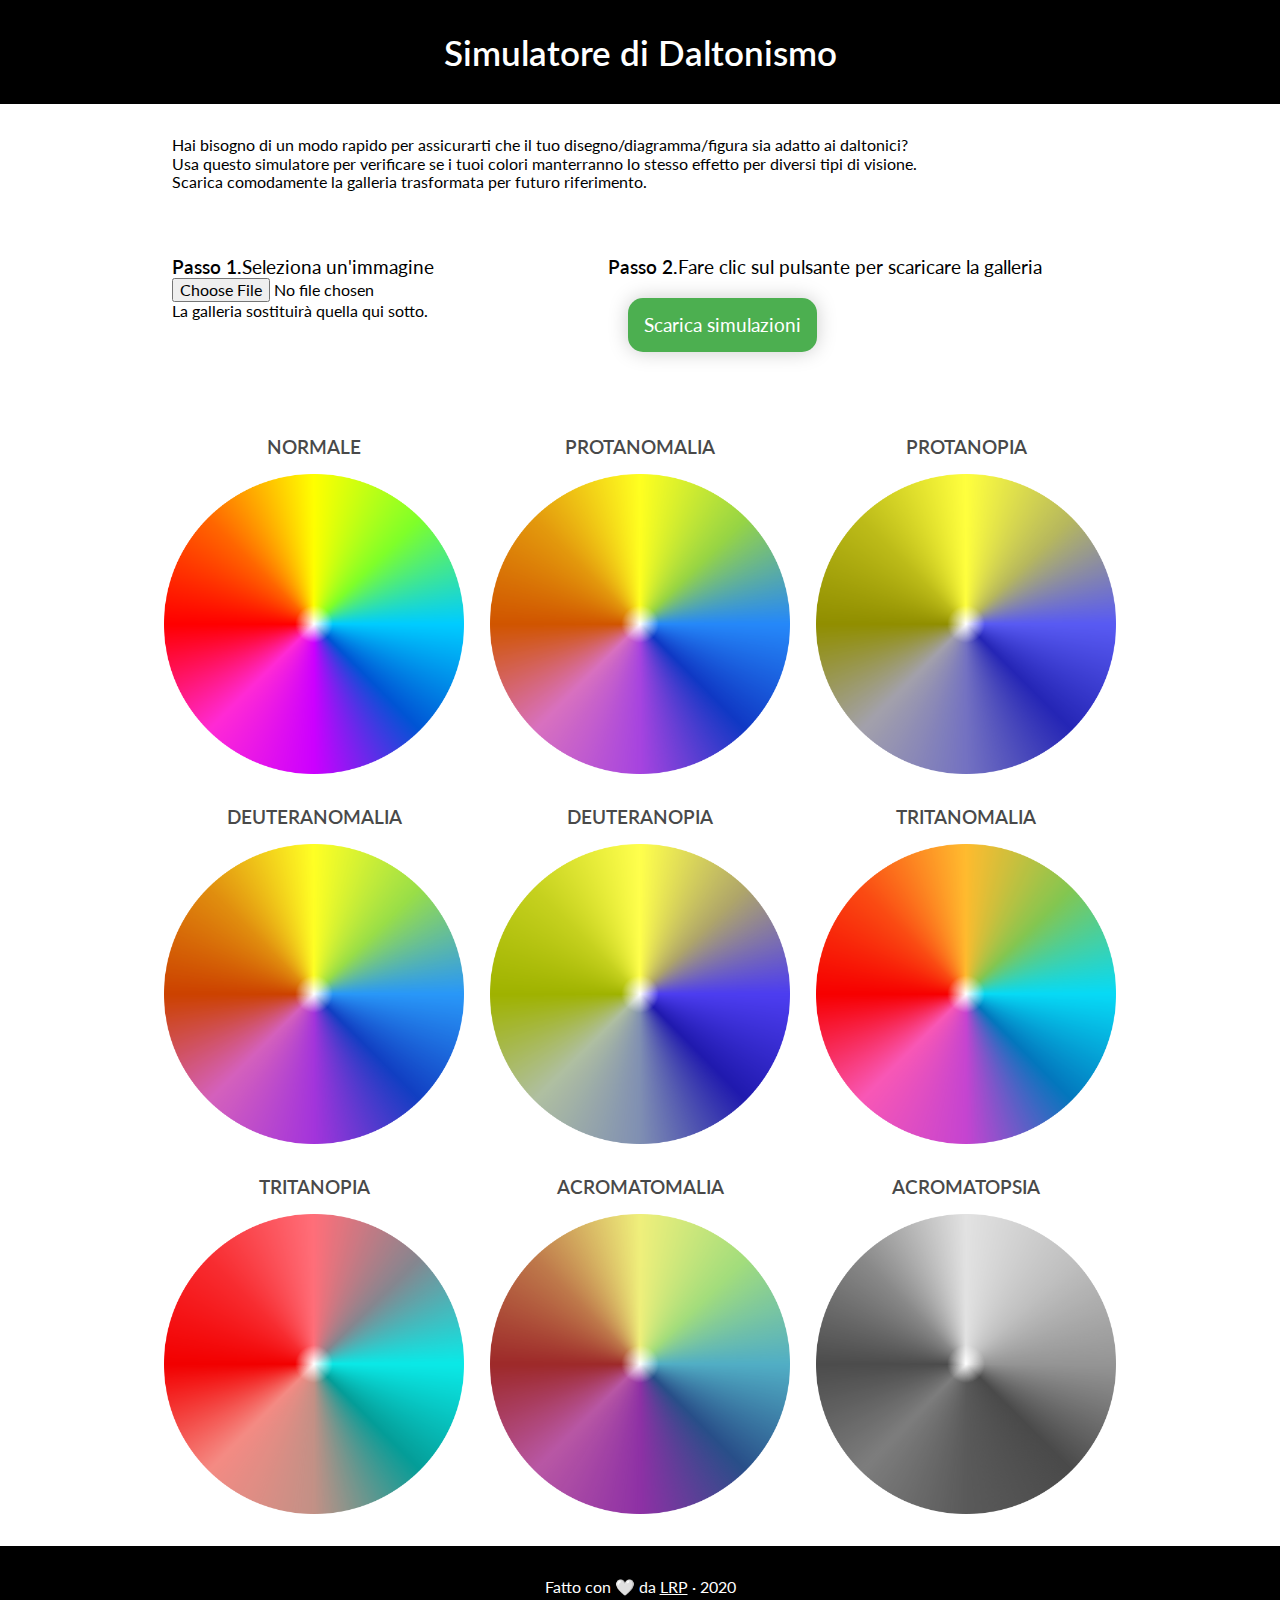
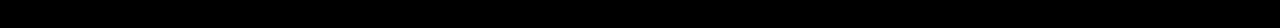
<file: index-IT.html>
<!DOCTYPE html>
<html lang="it">

<head>
  <!-- Global site tag (gtag.js) - Google Analytics -->
  <script async src="https://www.googletagmanager.com/gtag/js?id=UA-54918754-3"></script>
  <script>
    window.dataLayer = window.dataLayer || [];

    function gtag() {
      dataLayer.push(arguments);
    }
    gtag('js', new Date());

    gtag('config', 'UA-54918754-3');
  </script>
  <meta charset="UTF-8">
  <meta name="viewport" content="width=device-width, initial-scale=1.0">
  <title>Simulatore di Daltonismo</title>
  <link rel="stylesheet" href="css/destyle.css">
  <link rel="stylesheet" href="css/style.css">
  <link href="https://fonts.googleapis.com/css?family=Lato&subset=latin,latin-ext" rel="stylesheet">
</head>

<body>
  <!-- Filter definitions -->
  <svg id="colorblind-filters" style="display:none;">
    <defs>
      <filter id="protanomaly">
        <feColorMatrix in="SourceGraphic"
          type="matrix" 
          values="0.817 0.183 0 0 0
                  0.333 0.667 0 0 0
                  0 0.125 0.875 0 0
                  0 0 0 1 0" />
      </filter>
      <filter id="protanopia">
        <feColorMatrix in="SourceGraphic"
          type="matrix"
          values="0.567 0.433 0 0 0
                  0.558 0.442 0 0 0
                  0 0.242 0.758 0 0 
                  0 0 0 1 0"  />
      </filter>
      <filter id="deuteranomaly">
        <feColorMatrix in="SourceGraphic"
          type="matrix"
          values="0.8 0.2 0 0 0
                  0.258 0.742 0 0 0
                  0 0.142 0.858 0 0
                  0 0 0 1 0"  />
      </filter>
      <filter id="deuteranopia">
        <feColorMatrix in="SourceGraphic"
          type="matrix"
          values="0.625 0.375 0 0 0
                  0.7 0.3 0 0 0 
                  0 0.3 0.7 0 0
                  0 0 0 1 0" />
      </filter>
      <filter id="tritanomaly">
        <feColorMatrix in="SourceGraphic"
          type="matrix"
          values="0.967 0.033 0 0 0
                  0 0.733 0.267 0 0
                  0 0.183 0.817 0 0
                  0 0 0 1 0"  />
      </filter>
      <filter id="tritanopia">
        <feColorMatrix in="SourceGraphic"
          type="matrix"
          values="0.95 0.05 0 0 0
                  0 0.433 0.567 0 0
                  0 0.475 0.525 0 0
                  0 0 0 1 0"  />
      </filter>
      <filter id="achromatomaly">
        <feColorMatrix in="SourceGraphic"
          type="matrix"
          values="0.618 0.320 0.062 0 0
                  0.163 0.775 0.062 0 0
                  0.163 0.320 0.516 0 0
                  0 0 0 1 0"  />
      </filter>
      <filter id="achromatopsia">
        <feColorMatrix in="SourceGraphic"
          type="matrix"
          values="0.299 0.587 0.114 0 0
                  0.299 0.587 0.114 0 0
                  0.299 0.587 0.114 0 0
                  0 0 0 1 0"  />
      </filter>
    </defs>
  </svg>
  <header>
    <h1>Simulatore di Daltonismo</h1>
  </header>
  <main>
    <section id="explanation">
      <p>Hai bisogno di un modo rapido per assicurarti che il tuo disegno/diagramma/figura sia adatto ai daltonici?</p>
      <p>Usa questo simulatore per verificare se i tuoi colori manterranno lo stesso effetto per diversi tipi di visione.</p>
      <p>Scarica comodamente la galleria trasformata per futuro riferimento.</p>
    </section>
    <div id="file-input">
      <h2><span class="emphasized">Passo 1.</span>Seleziona un'immagine</h2>
      <input type="file" id="img-picker" accept="image/*">
      <p>La galleria sostituirà quella qui sotto.</p>
    </div>
    <div id="download-button">
      <h2><span class="emphasized">Passo 2.</span>Fare clic sul pulsante per scaricare la galleria</h2>
      <button onclick="downloadGallery()">Scarica simulazioni</button>
    </div>
    <a href="" id="blank" style="display: none"></a>
    <div id="gallery">
      <figure>
        <figcaption>Normale</figcaption>
        <img id="normalImg" src="./img/conical-gradient.png" alt="Uploaded normal image" style="width: 300px; height: auto;">
      </figure>
      <figure>
        <figcaption>Protanomalia</figcaption><img src="./img/conical-gradient.png" class="img--protanomaly" style="width: 300px; height: auto;"></figure>
      <figure>
        <figcaption>Protanopia</figcaption><img src="./img/conical-gradient.png" class="img--protanopia" style="width: 300px; height: auto;"></figure>
      <figure>
        <figcaption>Deuteranomalia</figcaption><img src="./img/conical-gradient.png" class="img--deuteranomaly" style="width: 300px; height: auto;"></figure>
      <figure>
        <figcaption>Deuteranopia</figcaption><img src="./img/conical-gradient.png" class="img--deuteranopia" style="width: 300px; height: auto;"></figure>
      <figure>
        <figcaption>Tritanomalia</figcaption><img src="./img/conical-gradient.png" class="img--tritanomaly" style="width: 300px; height: auto;"></figure>
      <figure>
        <figcaption>Tritanopia</figcaption><img src="./img/conical-gradient.png" class="img--tritanopia" style="width: 300px; height: auto;"></figure>
      <figure>
        <figcaption>Acromatomalia</figcaption><img src="./img/conical-gradient.png" class="img--achromatomaly" style="width: 300px; height: auto;"></figure>
      <figure>
        <figcaption>Acromatopsia</figcaption><img src="./img/conical-gradient.png" class="img--achromatopsia" style="width: 300px; height: auto;"></figure>
    </div>
  </main>
  <footer>
    <p>Fatto con 🤍 da <a href="https://laura.rochaprado.com" target="_blank" rel="noopener noreferrer">LRP</a> &middot 2020</p>
    <!-- <a class="bmc-button" target="_blank" href="https://www.buymeacoffee.com/arbolitoloco"><img src="https://cdn.buymeacoffee.com/buttons/bmc-new-btn-logo.svg" alt="Buy me a coffee"><span style="margin:5px;font-size:19px !important;">Buy me a coffee</span></a> -->
  </footer>

</body>
<script src="js/html2canvas.min.js"></script>
<script src="js/filters.js"></script>

</html>
</file>
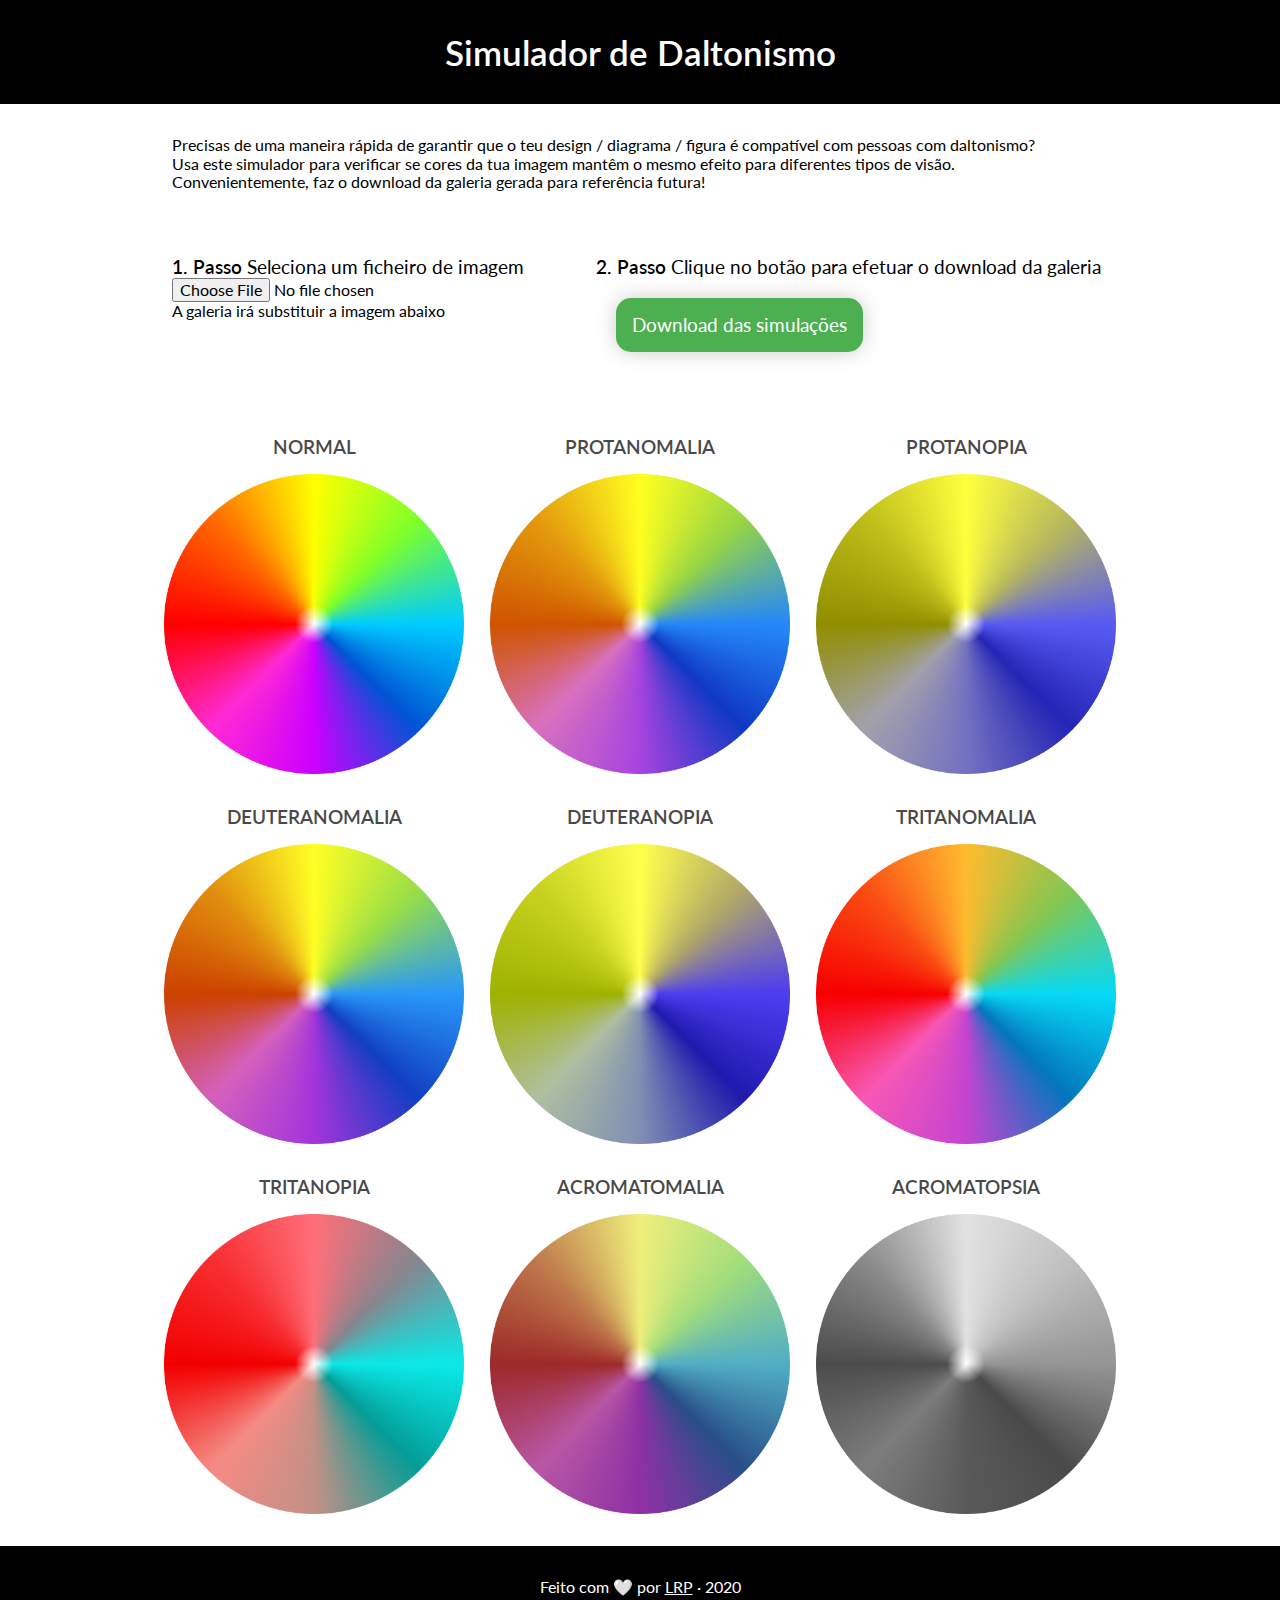
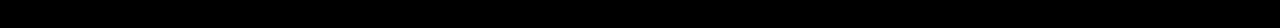
<file: index-PT.html>
<!DOCTYPE html>
<html lang="pt">

<head>
  <!-- Global site tag (gtag.js) - Google Analytics -->
  <script async src="https://www.googletagmanager.com/gtag/js?id=UA-54918754-3"></script>
  <script>
    window.dataLayer = window.dataLayer || [];

    function gtag() {
      dataLayer.push(arguments);
    }
    gtag('js', new Date());

    gtag('config', 'UA-54918754-3');
  </script>
  <meta charset="UTF-8">
  <meta name="viewport" content="width=device-width, initial-scale=1.0">
  <title>Simulador de Daltonismo</title>
  <link rel="stylesheet" href="css/destyle.css">
  <link rel="stylesheet" href="css/style.css">
  <link href="https://fonts.googleapis.com/css?family=Lato&subset=latin,latin-ext" rel="stylesheet">
</head>

<body>
  <!-- Filter definitions -->
  <svg id="colorblind-filters" style="display:none;">
    <defs>
      <filter id="protanomaly">
        <feColorMatrix in="SourceGraphic"
          type="matrix" 
          values="0.817 0.183 0 0 0
                  0.333 0.667 0 0 0
                  0 0.125 0.875 0 0
                  0 0 0 1 0" />
      </filter>
      <filter id="protanopia">
        <feColorMatrix in="SourceGraphic"
          type="matrix"
          values="0.567 0.433 0 0 0
                  0.558 0.442 0 0 0
                  0 0.242 0.758 0 0 
                  0 0 0 1 0"  />
      </filter>
      <filter id="deuteranomaly">
        <feColorMatrix in="SourceGraphic"
          type="matrix"
          values="0.8 0.2 0 0 0
                  0.258 0.742 0 0 0
                  0 0.142 0.858 0 0
                  0 0 0 1 0"  />
      </filter>
      <filter id="deuteranopia">
        <feColorMatrix in="SourceGraphic"
          type="matrix"
          values="0.625 0.375 0 0 0
                  0.7 0.3 0 0 0 
                  0 0.3 0.7 0 0
                  0 0 0 1 0" />
      </filter>
      <filter id="tritanomaly">
        <feColorMatrix in="SourceGraphic"
          type="matrix"
          values="0.967 0.033 0 0 0
                  0 0.733 0.267 0 0
                  0 0.183 0.817 0 0
                  0 0 0 1 0"  />
      </filter>
      <filter id="tritanopia">
        <feColorMatrix in="SourceGraphic"
          type="matrix"
          values="0.95 0.05 0 0 0
                  0 0.433 0.567 0 0
                  0 0.475 0.525 0 0
                  0 0 0 1 0"  />
      </filter>
      <filter id="achromatomaly">
        <feColorMatrix in="SourceGraphic"
          type="matrix"
          values="0.618 0.320 0.062 0 0
                  0.163 0.775 0.062 0 0
                  0.163 0.320 0.516 0 0
                  0 0 0 1 0"  />
      </filter>
      <filter id="achromatopsia">
        <feColorMatrix in="SourceGraphic"
          type="matrix"
          values="0.299 0.587 0.114 0 0
                  0.299 0.587 0.114 0 0
                  0.299 0.587 0.114 0 0
                  0 0 0 1 0"  />
      </filter>
    </defs>
  </svg>
  <header>
    <h1>Simulador de Daltonismo</h1>
  </header>
  <main>
    <section id="explanation">
      <p>Precisas de uma maneira rápida de garantir que o teu design / diagrama / figura é compatível com pessoas com daltonismo?</p>
      <p>Usa este simulador para verificar se cores da tua imagem mantêm o mesmo efeito para diferentes tipos de visão.</p>
      <p>Convenientemente, faz o download da galeria gerada para referência futura!</p>
    </section>
    <div id="file-input">
      <h2><span class="emphasized">1. Passo</span> Seleciona um ficheiro de imagem</h2>
      <input type="file" id="img-picker" accept="image/*">
      <p>A galeria irá substituir a imagem abaixo</p>
    </div>
    <div id="download-button">
      <h2><span class="emphasized">2. Passo</span> Clique no botão para efetuar o download da galeria</h2>
      <button onclick="downloadGallery()">Download das simulações</button>
    </div>
    <a href="" id="blank" style="display: none"></a>
    <div id="gallery">
      <figure>
        <figcaption>Normal</figcaption>
        <img id="normalImg" src="./img/conical-gradient.png" alt="Uploaded normal image" style="width: 300px; height: auto;">
      </figure>
      <figure>
        <figcaption>Protanomalia</figcaption><img src="./img/conical-gradient.png" class="img--protanomaly" style="width: 300px; height: auto;"></figure>
      <figure>
        <figcaption>Protanopia</figcaption><img src="./img/conical-gradient.png" class="img--protanopia" style="width: 300px; height: auto;"></figure>
      <figure>
        <figcaption>Deuteranomalia</figcaption><img src="./img/conical-gradient.png" class="img--deuteranomaly" style="width: 300px; height: auto;"></figure>
      <figure>
        <figcaption>Deuteranopia</figcaption><img src="./img/conical-gradient.png" class="img--deuteranopia" style="width: 300px; height: auto;"></figure>
      <figure>
        <figcaption>Tritanomalia</figcaption><img src="./img/conical-gradient.png" class="img--tritanomaly" style="width: 300px; height: auto;"></figure>
      <figure>
        <figcaption>Tritanopia</figcaption><img src="./img/conical-gradient.png" class="img--tritanopia" style="width: 300px; height: auto;"></figure>
      <figure>
        <figcaption>Acromatomalia</figcaption><img src="./img/conical-gradient.png" class="img--achromatomaly" style="width: 300px; height: auto;"></figure>
      <figure>
        <figcaption>Acromatopsia</figcaption><img src="./img/conical-gradient.png" class="img--achromatopsia" style="width: 300px; height: auto;"></figure>
    </div>
  </main>
  <footer>
    <p>Feito com 🤍 por <a href="https://laura.rochaprado.com" target="_blank" rel="noopener noreferrer">LRP</a> &middot 2020</p>
    <!-- <a class="bmc-button" target="_blank" href="https://www.buymeacoffee.com/arbolitoloco"><img src="https://cdn.buymeacoffee.com/buttons/bmc-new-btn-logo.svg" alt="Buy me a coffee"><span style="margin:5px;font-size:19px !important;">Buy me a coffee</span></a> -->
  </footer>

</body>
<script src="js/html2canvas.min.js"></script>
<script src="js/filters.js"></script>

</html>
</file>
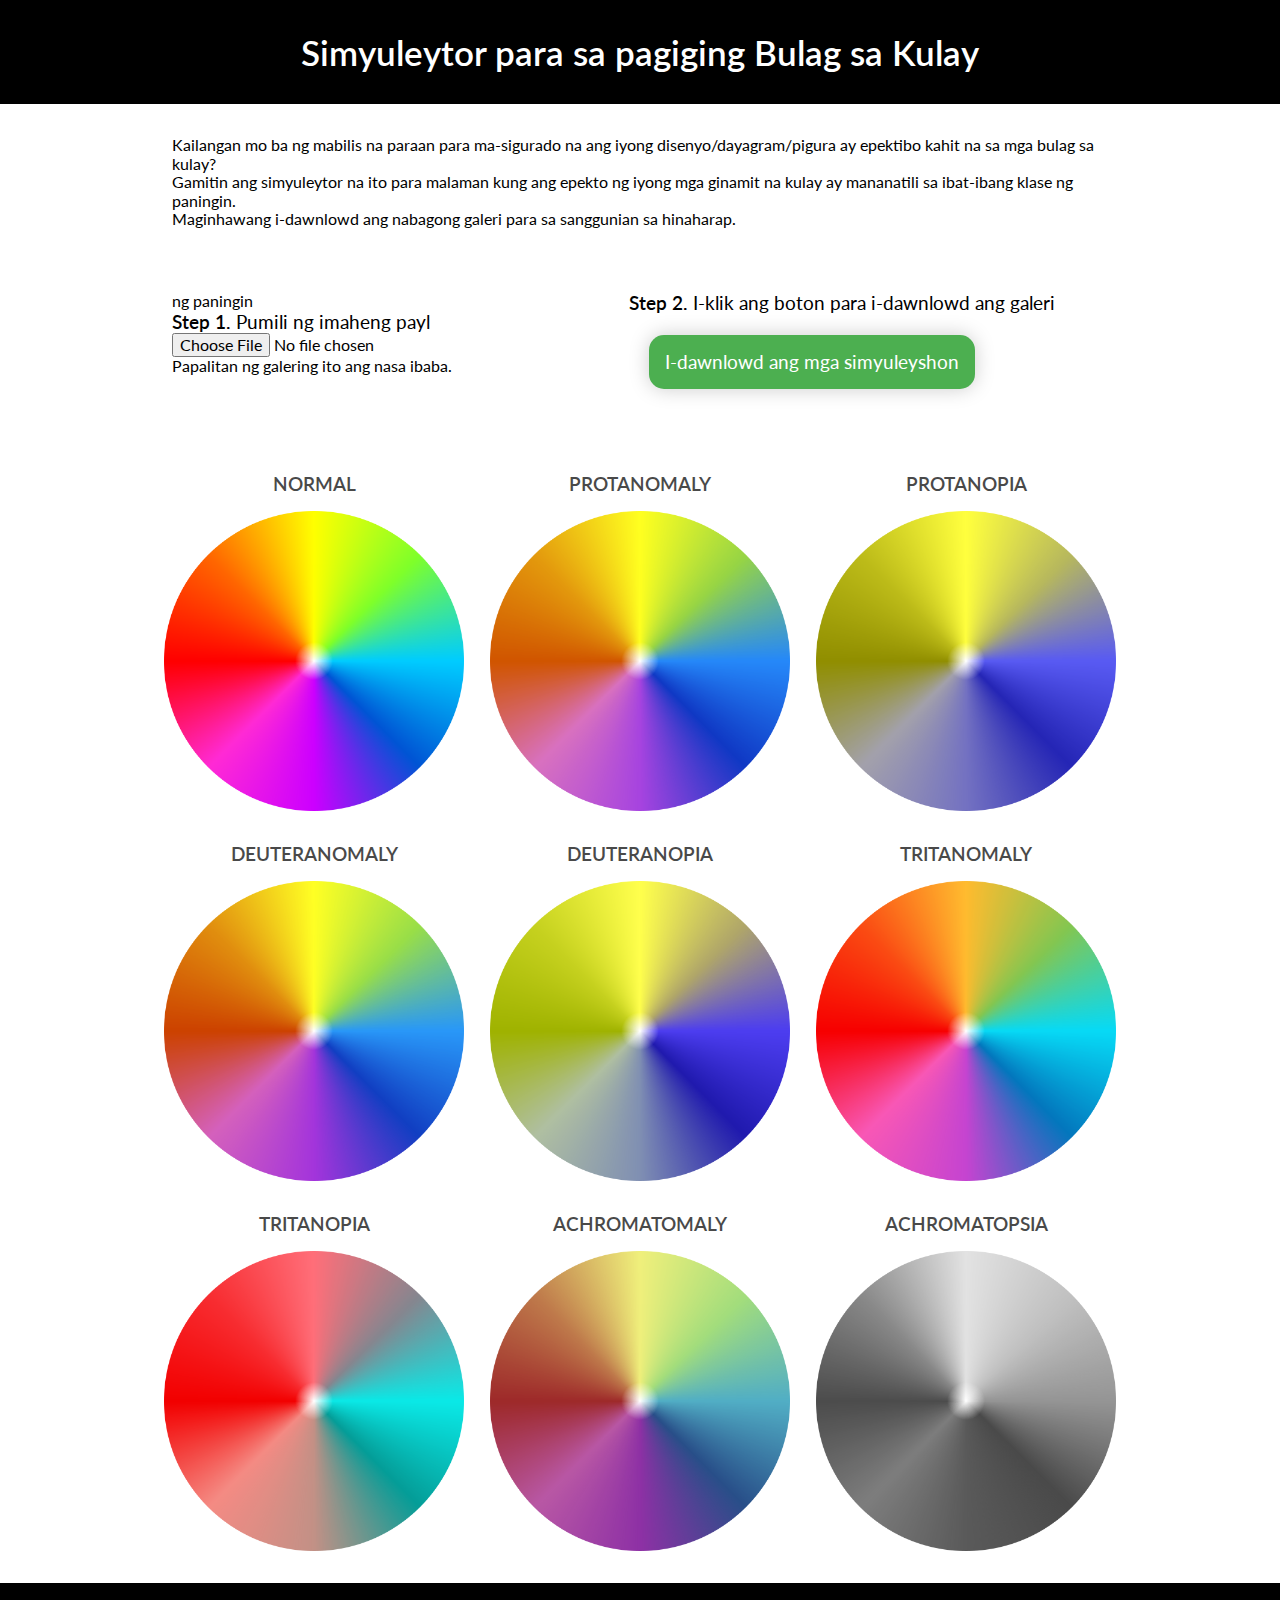
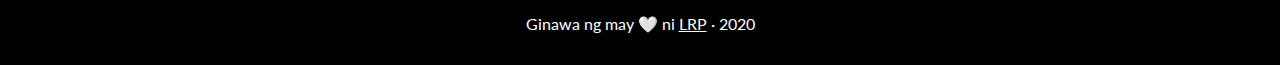
<file: index-TL.html>
<!DOCTYPE html>
<html lang="tl">

<head>
  <!-- Global site tag (gtag.js) - Google Analytics -->
  <script async src="https://www.googletagmanager.com/gtag/js?id=UA-54918754-3"></script>
  <script>
    window.dataLayer = window.dataLayer || [];

    function gtag() {
      dataLayer.push(arguments);
    }
    gtag('js', new Date());

    gtag('config', 'UA-54918754-3');
  </script>
  <meta charset="UTF-8">
  <meta name="viewport" content="width=device-width, initial-scale=1.0">
  <title>Simyuleytor para sa pagiging Bulag sa Kulay</title>
  <link rel="stylesheet" href="css/destyle.css">
  <link rel="stylesheet" href="css/style.css">
  <link href="https://fonts.googleapis.com/css?family=Lato&subset=latin,latin-ext" rel="stylesheet">
</head>

<body>
  <!-- Filter definitions -->
  <svg id="colorblind-filters" style="display:none;">
    <defs>
      <filter id="protanomaly">
        <feColorMatrix in="SourceGraphic"
          type="matrix" 
          values="0.817 0.183 0 0 0
                  0.333 0.667 0 0 0
                  0 0.125 0.875 0 0
                  0 0 0 1 0" />
      </filter>
      <filter id="protanopia">
        <feColorMatrix in="SourceGraphic"
          type="matrix"
          values="0.567 0.433 0 0 0
                  0.558 0.442 0 0 0
                  0 0.242 0.758 0 0 
                  0 0 0 1 0"  />
      </filter>
      <filter id="deuteranomaly">
        <feColorMatrix in="SourceGraphic"
          type="matrix"
          values="0.8 0.2 0 0 0
                  0.258 0.742 0 0 0
                  0 0.142 0.858 0 0
                  0 0 0 1 0"  />
      </filter>
      <filter id="deuteranopia">
        <feColorMatrix in="SourceGraphic"
          type="matrix"
          values="0.625 0.375 0 0 0
                  0.7 0.3 0 0 0 
                  0 0.3 0.7 0 0
                  0 0 0 1 0" />
      </filter>
      <filter id="tritanomaly">
        <feColorMatrix in="SourceGraphic"
          type="matrix"
          values="0.967 0.033 0 0 0
                  0 0.733 0.267 0 0
                  0 0.183 0.817 0 0
                  0 0 0 1 0"  />
      </filter>
      <filter id="tritanopia">
        <feColorMatrix in="SourceGraphic"
          type="matrix"
          values="0.95 0.05 0 0 0
                  0 0.433 0.567 0 0
                  0 0.475 0.525 0 0
                  0 0 0 1 0"  />
      </filter>
      <filter id="achromatomaly">
        <feColorMatrix in="SourceGraphic"
          type="matrix"
          values="0.618 0.320 0.062 0 0
                  0.163 0.775 0.062 0 0
                  0.163 0.320 0.516 0 0
                  0 0 0 1 0"  />
      </filter>
      <filter id="achromatopsia">
        <feColorMatrix in="SourceGraphic"
          type="matrix"
          values="0.299 0.587 0.114 0 0
                  0.299 0.587 0.114 0 0
                  0.299 0.587 0.114 0 0
                  0 0 0 1 0"  />
      </filter>
    </defs>
  </svg>
  <header>
    <h1>Simyuleytor para sa pagiging Bulag sa Kulay</h1>
  </header>
  <main>
    <section id="explanation">
      <p>Kailangan mo ba ng mabilis na paraan para ma-sigurado na ang iyong disenyo/dayagram/pigura ay epektibo kahit na sa mga bulag sa kulay?</p>
      <p>Gamitin ang simyuleytor na ito para malaman kung ang epekto ng iyong mga ginamit na kulay ay mananatili sa ibat-ibang klase ng paningin.</p>
      <p>Maginhawang i-dawnlowd ang nabagong galeri para sa sanggunian sa hinaharap.</p>
    </section>
    <div id="file-input"> ng paningin
      <h2><span class="emphasized">Step 1.</span> Pumili ng imaheng payl</h2>
      <input type="file" id="img-picker" accept="image/*">
      <p>Papalitan ng galering ito ang nasa ibaba.</p>
    </div>
    <div id="download-button">
      <h2><span class="emphasized">Step 2.</span> I-klik ang boton para i-dawnlowd ang galeri</h2>
      <button onclick="downloadGallery()">I-dawnlowd ang mga simyuleyshon</button>
    </div>
    <a href="" id="blank" style="display: none"></a>
    <div id="gallery">
      <figure>
        <figcaption>Normal</figcaption>
        <img id="normalImg" src="./img/conical-gradient.png" alt="Uploaded normal image" style="width: 300px; height: auto;">
      </figure>
      <figure>
        <figcaption>protanomaly</figcaption><img src="./img/conical-gradient.png" class="img--protanomaly" style="width: 300px; height: auto;"></figure>
      <figure>
        <figcaption>protanopia</figcaption><img src="./img/conical-gradient.png" class="img--protanopia" style="width: 300px; height: auto;"></figure>
      <figure>
        <figcaption>deuteranomaly</figcaption><img src="./img/conical-gradient.png" class="img--deuteranomaly" style="width: 300px; height: auto;"></figure>
      <figure>
        <figcaption>deuteranopia</figcaption><img src="./img/conical-gradient.png" class="img--deuteranopia" style="width: 300px; height: auto;"></figure>
      <figure>
        <figcaption>tritanomaly</figcaption><img src="./img/conical-gradient.png" class="img--tritanomaly" style="width: 300px; height: auto;"></figure>
      <figure>
        <figcaption>tritanopia</figcaption><img src="./img/conical-gradient.png" class="img--tritanopia" style="width: 300px; height: auto;"></figure>
      <figure>
        <figcaption>achromatomaly</figcaption><img src="./img/conical-gradient.png" class="img--achromatomaly" style="width: 300px; height: auto;"></figure>
      <figure>
        <figcaption>achromatopsia</figcaption><img src="./img/conical-gradient.png" class="img--achromatopsia" style="width: 300px; height: auto;"></figure>
    </div>
  </main>
  <footer>
    <p>Ginawa ng may 🤍 ni <a href="https://laura.rochaprado.com" target="_blank" rel="noopener noreferrer">LRP</a> &middot 2020</p>
    <!-- <a class="bmc-button" target="_blank" href="https://www.buymeacoffee.com/arbolitoloco"><img src="https://cdn.buymeacoffee.com/buttons/bmc-new-btn-logo.svg" alt="Buy me a coffee"><span style="margin:5px;font-size:19px !important;">Buy me a coffee</span></a> -->
  </footer>

</body>
<script src="js/html2canvas.min.js"></script>
<script src="js/filters.js"></script>

</html>
</file>
<file: css/destyle.css>
/*! destyle.css v1.0.11 | MIT License | https://github.com/nicolas-cusan/destyle.css */


/* Reset box-model
   ========================================================================== */

* {
  box-sizing: border-box;
}

::before,
::after {
  box-sizing: inherit;
}


/* Document
   ========================================================================== */


/**
 * 1. Correct the line height in all browsers.
 * 2. Prevent adjustments of font size after orientation changes in iOS.
 * 3. Remove gray overlay on links for iOS.
 */

html {
  line-height: 1.15;
  /* 1 */
  -webkit-text-size-adjust: 100%;
  /* 2 */
  -webkit-tap-highlight-color: transparent;
  /* 3*/
}


/* Sections
   ========================================================================== */


/**
 * Remove the margin in all browsers.
 */

body {
  margin: 0;
}


/**
 * Render the `main` element consistently in IE.
 */

main {
  display: block;
}


/* Vertical rhythm
   ========================================================================== */

p,
table,
blockquote,
address,
pre,
iframe,
form,
figure,
dl {
  margin: 0;
}


/* Headings
   ========================================================================== */

h1,
h2,
h3,
h4,
h5,
h6 {
  font-size: inherit;
  line-height: inherit;
  font-weight: inherit;
  margin: 0;
}


/* Lists (enumeration)
   ========================================================================== */

ul,
ol {
  margin: 0;
  padding: 0;
  list-style: none;
}


/* Lists (definition)
   ========================================================================== */

dt {
  font-weight: bold;
}

dd {
  margin-left: 0;
}


/* Grouping content
   ========================================================================== */


/**
 * 1. Add the correct box sizing in Firefox.
 * 2. Show the overflow in Edge and IE.
 */

hr {
  box-sizing: content-box;
  /* 1 */
  height: 0;
  /* 1 */
  overflow: visible;
  /* 2 */
  border: 0;
  border-top: 1px solid;
  margin: 0;
  clear: both;
  color: inherit;
}


/**
 * 1. Correct the inheritance and scaling of font size in all browsers.
 * 2. Correct the odd `em` font sizing in all browsers.
 */

pre {
  font-family: monospace, monospace;
  /* 1 */
  font-size: inherit;
  /* 2 */
}

address {
  font-style: inherit;
}


/* Text-level semantics
   ========================================================================== */


/**
 * Remove the gray background on active links in IE 10.
 */

a {
  background-color: transparent;
  text-decoration: none;
  color: inherit;
}


/**
 * 1. Remove the bottom border in Chrome 57-
 * 2. Add the correct text decoration in Chrome, Edge, IE, Opera, and Safari.
 */

abbr[title] {
  border-bottom: none;
  /* 1 */
  text-decoration: underline;
  /* 2 */
  text-decoration: underline dotted;
  /* 2 */
}


/**
 * Add the correct font weight in Chrome, Edge, and Safari.
 */

b,
strong {
  font-weight: bolder;
}


/**
 * 1. Correct the inheritance and scaling of font size in all browsers.
 * 2. Correct the odd `em` font sizing in all browsers.
 */

code,
kbd,
samp {
  font-family: monospace, monospace;
  /* 1 */
  font-size: inherit;
  /* 2 */
}


/**
 * Add the correct font size in all browsers.
 */

small {
  font-size: 80%;
}


/**
 * Prevent `sub` and `sup` elements from affecting the line height in
 * all browsers.
 */

sub,
sup {
  font-size: 75%;
  line-height: 0;
  position: relative;
  vertical-align: baseline;
}

sub {
  bottom: -0.25em;
}

sup {
  top: -0.5em;
}


/* Embedded content
   ========================================================================== */


/**
 * Remove the border on images inside links in IE 10.
 */

img {
  border-style: none;
  vertical-align: bottom;
}

embed,
object,
iframe {
  border: 0;
  vertical-align: bottom;
}


/* Forms
   ========================================================================== */


/**
 * Reset form fields to make them styleable
 * 1. Reset radio and checkbox to preserve their look in iOS.
 */

button,
input,
optgroup,
select,
textarea {
  -webkit-appearance: none;
  appearance: none;
  vertical-align: middle;
  color: inherit;
  font: inherit;
  border: 0;
  background: transparent;
  padding: 0;
  margin: 0;
  outline: 0;
  border-radius: 0;
  text-align: inherit;
}

[type='checkbox'] {
  /* 1 */
  -webkit-appearance: checkbox;
  appearance: checkbox;
}

[type='radio'] {
  /* 1 */
  -webkit-appearance: radio;
  appearance: radio;
}


/**
 * Show the overflow in IE.
 * 1. Show the overflow in Edge.
 */

button,
input {
  /* 1 */
  overflow: visible;
}


/**
 * Remove the inheritance of text transform in Edge, Firefox, and IE.
 * 1. Remove the inheritance of text transform in Firefox.
 */

button,
select {
  /* 1 */
  text-transform: none;
}


/**
 * Correct the inability to style clickable types in iOS and Safari.
 */

button,
[type='button'],
[type='reset'],
[type='submit'] {
  cursor: pointer;
  -webkit-appearance: none;
  appearance: none;
}

button[disabled],
[type='button'][disabled],
[type='reset'][disabled],
[type='submit'][disabled] {
  cursor: default;
}


/**
 * Remove the inner border and padding in Firefox.
 */

button::-moz-focus-inner,
[type='button']::-moz-focus-inner,
[type='reset']::-moz-focus-inner,
[type='submit']::-moz-focus-inner {
  border-style: none;
  padding: 0;
}


/**
 * Restore the focus styles unset by the previous rule.
 */

button:-moz-focusring,
[type='button']:-moz-focusring,
[type='reset']:-moz-focusring,
[type='submit']:-moz-focusring {
  outline: 1px dotted ButtonText;
}


/**
 * Reset to invisible
 */

fieldset {
  margin: 0;
  padding: 0;
  border: 0;
  min-width: 0;
}


/**
 * 1. Correct the text wrapping in Edge and IE.
 * 2. Correct the color inheritance from `fieldset` elements in IE.
 * 3. Remove the padding so developers are not caught out when they zero out
 *    `fieldset` elements in all browsers.
 */

legend {
  color: inherit;
  /* 2 */
  display: table;
  /* 1 */
  max-width: 100%;
  /* 1 */
  padding: 0;
  /* 3 */
  white-space: normal;
  /* 1 */
}


/**
 * Add the correct vertical alignment in Chrome, Firefox, and Opera.
 */

progress {
  vertical-align: baseline;
}


/**
 * Remove the default vertical scrollbar in IE 10+.
 */

textarea {
  overflow: auto;
}


/**
 * 1. Remove the padding in IE 10.
 */

[type='checkbox'],
[type='radio'] {
  padding: 0;
  /* 1 */
}


/**
 * Correct the cursor style of increment and decrement buttons in Chrome.
 */

[type='number']::-webkit-inner-spin-button,
[type='number']::-webkit-outer-spin-button {
  height: auto;
}


/**
 * 1. Correct the outline style in Safari.
 */

[type='search'] {
  outline-offset: -2px;
  /* 1 */
}


/**
 * Remove the inner padding in Chrome and Safari on macOS.
 */

[type='search']::-webkit-search-decoration {
  -webkit-appearance: none;
}


/**
 * 1. Correct the inability to style clickable types in iOS and Safari.
 * 2. Change font properties to `inherit` in Safari.
 */

::-webkit-file-upload-button {
  -webkit-appearance: button;
  /* 1 */
  font: inherit;
  /* 2 */
}


/**
 * Clickable labels
 */

label[for] {
  cursor: pointer;
}


/* Interactive
   ========================================================================== */


/*
 * Add the correct display in Edge, IE 10+, and Firefox.
 */

details {
  display: block;
}


/*
 * Add the correct display in all browsers.
 */

summary {
  display: list-item;
}


/* Table
   ========================================================================== */

table {
  border-collapse: collapse;
  border-spacing: 0;
}

caption {
  text-align: left;
}

td,
th {
  vertical-align: top;
}

th {
  text-align: left;
  font-weight: bold;
}


/* Misc
   ========================================================================== */


/**
 * Add the correct display in IE 10+.
 */

template {
  display: none;
}


/**
 * Add the correct display in IE 10.
 */

[hidden] {
  display: none;
}
</file>
<file: css/style.css>
@import url("https://stackpath.bootstrapcdn.com/font-awesome/4.7.0/css/font-awesome.min.css");

/* General styles */

body {
  font-family: 'Lato', sans-serif;
  margin: 0 auto;
}

svg {
  position: absolute;
}

button {
  background-color: #4CAF50;
  padding: 1rem;
}

a {
  text-decoration: underline;
}

h1,
figcaption {
  text-align: center;
  font-weight: 600;
  color: #494949;
}

h1 {
  font-size: 2.2rem;
}

h2 {
  font-size: 1.2rem;
}

figure {
  margin: 0 auto;
  padding: 1rem 0 1rem 0;
}

figcaption {
  text-transform: uppercase;
  font-size: 1.2rem;
  padding-bottom: 1rem;
}

.emphasized {
  font-weight: 600;
}


/* Page areas */

header,
#explanation,
#file-input,
#download-button,
#gallery,
#credits {
  padding: 2rem;
}

header {
  grid-area: head;
}

header,
footer {
  color: white;
  background-color: #000000;
}

header>h1 {
  color: white;
}

main {
  margin: 0 auto;
  display: grid;
  grid-template-areas: 'explanation' 'file' 'download' 'gallery';
}

@media only screen and (min-width: 600px) {
  main {
    max-width: 1000px;
    grid-template-areas: 'explanation explanation' 'file download' 'gallery gallery';
  }
}

#explanation {
  grid-area: explanation;
}

#file-input {
  grid-area: file;
}

#download-button {
  grid-area: download;
}

#download-button button {
  box-shadow: 0 0 20px #ccc;
  border-radius: 15px;
  color: white;
  font-size: larger;
  margin: 20px;
}
#download-button button:hover {
  background-color: #3e8e41;
}

#gallery {
  grid-area: gallery;
  display: grid;
  grid-template-columns: repeat(auto-fit, minmax(300px, 1fr));
  column-gap: 10px;
  padding: 1rem;
  /* margin: 0 auto; */
}

.img {
  /* display: block; */
  /* width: 100%; */
  max-width: 300px;
  height: auto;
  margin: 0 auto;
}

.img--protanomaly {
  filter: url('#protanomaly');
}

.img--protanopia {
  filter: url('#protanopia');
}

.img--deuteranomaly {
  filter: url('#deuteranomaly');
}

.img--deuteranopia {
  filter: url('#deuteranopia');
}

.img--tritanomaly {
  filter: url('#tritanomaly');
}

.img--tritanopia {
  filter: url('#tritanopia');
}

.img--achromatomaly {
  filter: url('#achromatomaly');
}

.img--achromatopsia {
  filter: url('#achromatopsia');
}


/* Credits */

footer {
  margin: 0 auto;
  display: grid;
  grid-template-columns: repeat(auto-fit, minmax(300px, 1fr));
  padding: 2rem;
  text-align: center;
}


/* Buy me a coffee button */

.bmc-button img {
  height: 34px !important;
  width: 35px !important;
  margin-bottom: 1px !important;
  box-shadow: none !important;
  border: none !important;
  vertical-align: middle !important;
}

.bmc-button {
  padding: 7px 15px 7px 10px !important;
  line-height: 35px !important;
  height: 51px !important;
  text-decoration: none !important;
  display: inline-flex !important;
  /* color: #ffffff !important; */
  color: #000000 !important;
  /* background-color: #f471ff !important; */
  background-color: #f3d31d;
  border-radius: 5px !important;
  border: 1px solid transparent !important;
  padding: 7px 15px 7px 10px !important;
  font-size: 20px !important;
  letter-spacing: -0.08px !important;
  box-shadow: 0px 1px 2px rgba(190, 190, 190, 0.5) !important;
  -webkit-box-shadow: 0px 1px 2px 2px rgba(190, 190, 190, 0.5) !important;
  margin: 0 auto !important;
  font-family: 'Lato', sans-serif !important;
  -webkit-box-sizing: border-box !important;
  box-sizing: border-box !important;
}

.bmc-button:hover,
.bmc-button:active,
.bmc-button:focus {
  -webkit-box-shadow: 0px 1px 2px 2px rgba(190, 190, 190, 0.5) !important;
  text-decoration: none !important;
  box-shadow: 0px 1px 2px 2px rgba(190, 190, 190, 0.5) !important;
  opacity: 0.85 !important;
  color: #ffffff !important;
}

/* Language menu */

ul, ol{

  list-style:none;
  
  }
  
  .nav li a{
  
  background-color:#000;
  color:#fff;
  text-decoration:none;
  padding:10px 15px;
  display:block;
  }
  
  .nav li a:hover{
  
  background-color:#434343;
  
  }
  
  .nav li ul{
  
  display:none;
  position:absolute;
  min-height:140px;
  }
  
  .nav li:hover > ul{
  
  display:block;
  
  }
  
  .nav li ul li{
  
  position:relative;
  
  }
  
  .nav li ul li ul{
  
  right:-140px;
  top:0px;
  
  }
  
  .nav > li{
  float:left;
  }
</file>
